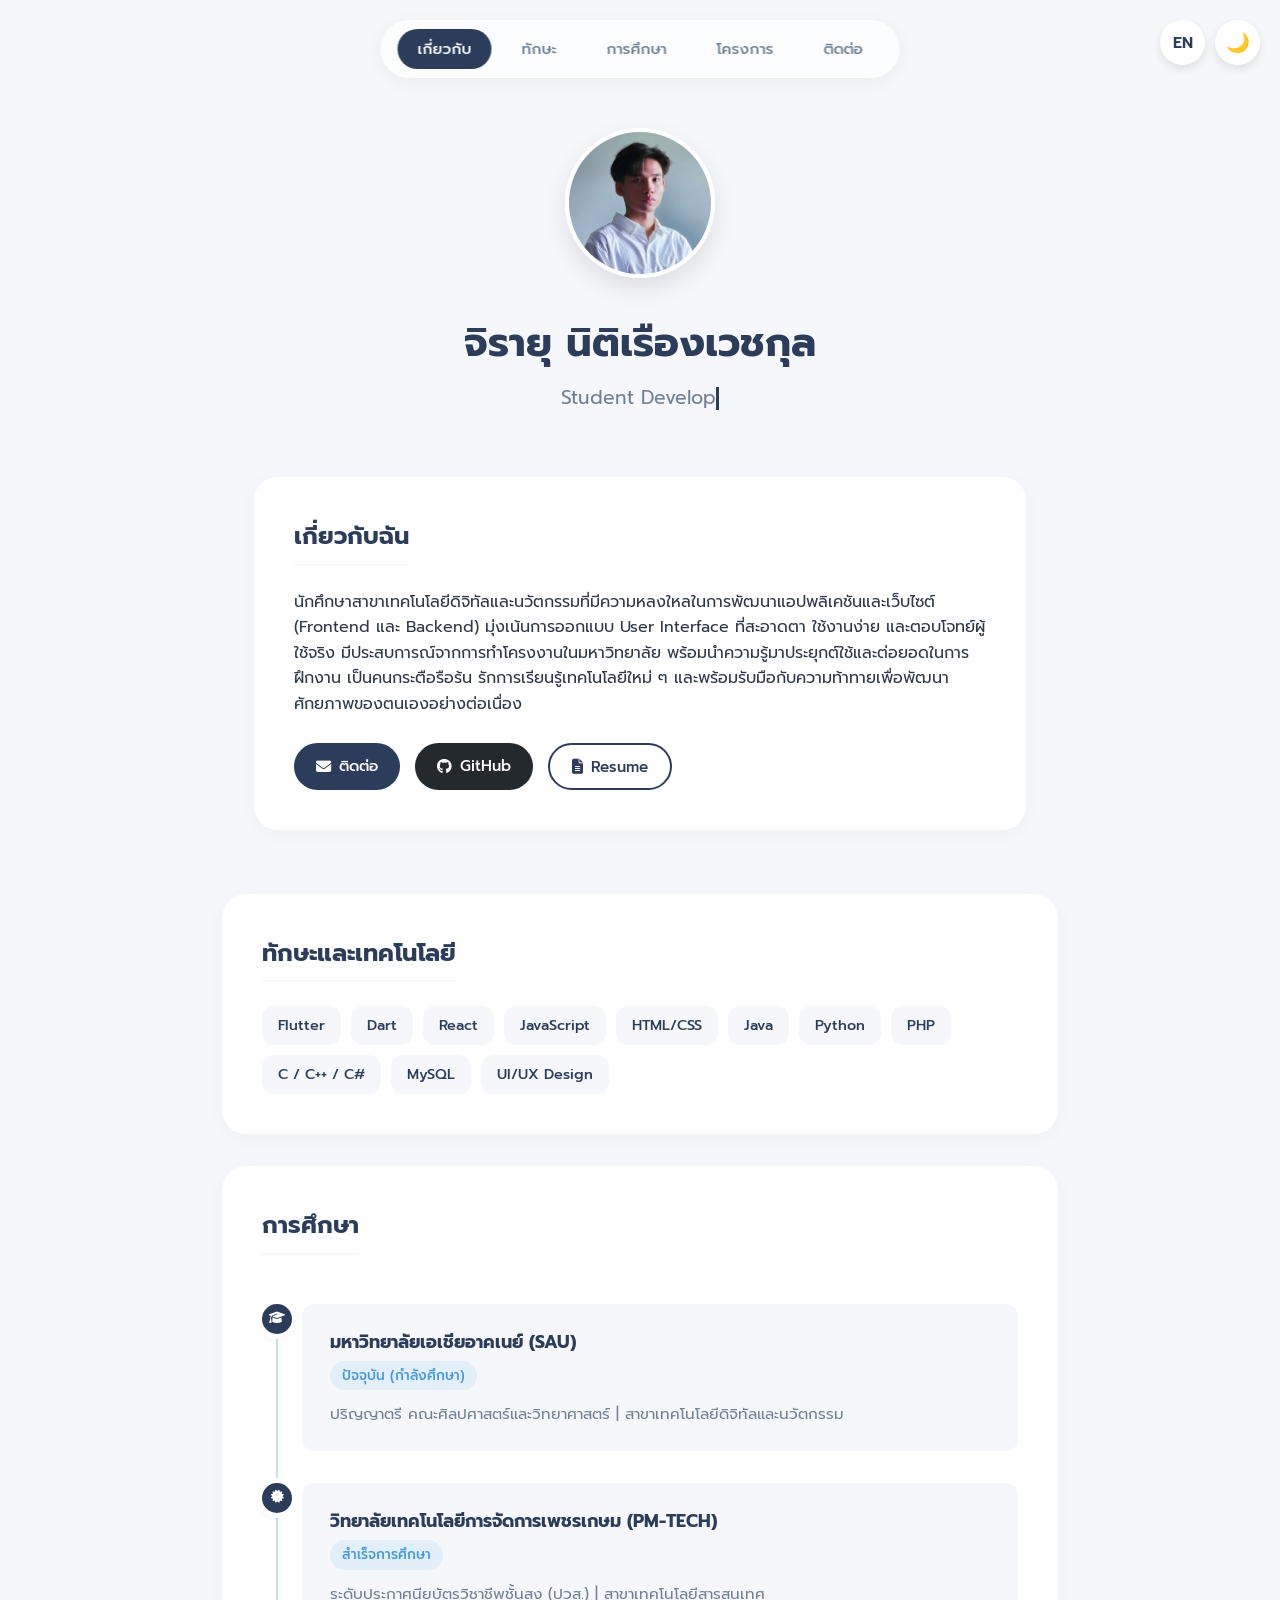
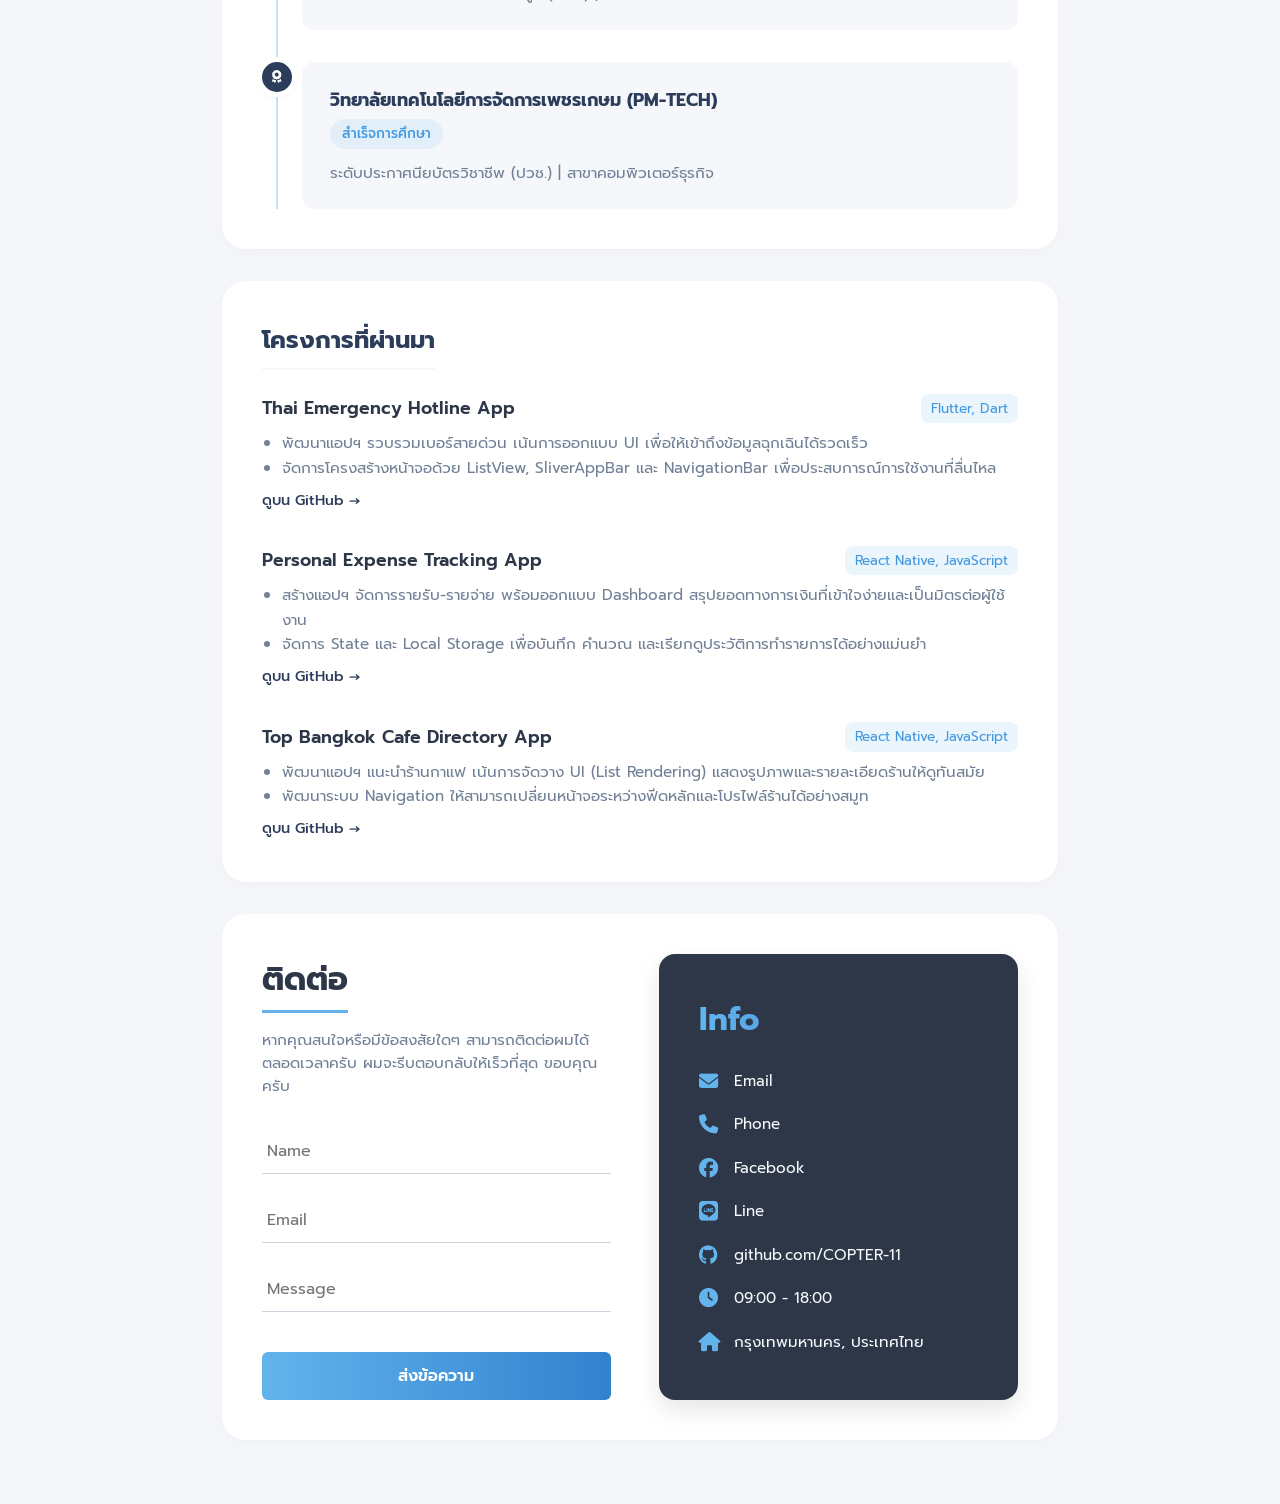
<file: index.html>
<!doctype html>
<html lang="th">
  <head>
    <meta charset="UTF-8" />
    <meta name="viewport" content="width=device-width, initial-scale=1.0" />
    <title>Jirayu Nitiruangwetchakul - Portfolio</title>
    <link rel="icon" type="image/png" href="favicon.png" />
    <link href="https://fonts.googleapis.com/css2?family=Prompt:wght@300;400;500;600&display=swap" rel="stylesheet" />
    <link rel="stylesheet" href="https://cdnjs.cloudflare.com/ajax/libs/font-awesome/6.4.0/css/all.min.css" />
    
    <link rel="stylesheet" href="style.css" />
  </head>
  <body>
    <nav class="nav-bar">
      <a href="#about" class="nav-link active">
        <span class="text-th">เกี่ยวกับ</span>
        <span class="text-en">About</span>
      </a>
      <a href="#skills" class="nav-link">
        <span class="text-th">ทักษะ</span>
        <span class="text-en">Skills</span>
      </a>
      <a href="#education" class="nav-link">
        <span class="text-th">การศึกษา</span>
        <span class="text-en">Education</span>
      </a>
      <a href="#projects" class="nav-link">
        <span class="text-th">โครงการ</span>
        <span class="text-en">Projects</span>
      </a>
      <a href="#contact" class="nav-link">
        <span class="text-th">ติดต่อ</span>
        <span class="text-en">Contact</span>
      </a>
    </nav>

    <div class="container">
      <div class="container" id="about">
        <header class="hero">
          <img src="profile.jpg" alt="Jirayu Profile" class="profile-img" />
          <h1>
            <span class="text-th">จิรายุ นิติเรืองเวชกุล</span>
            <span class="text-en">Jirayu Nitiruangwetchakul</span>
          </h1>
          <h2>
            <span id="typewriter"></span><span class="typing-cursor"></span>
          </h2>
        </header>
        <section class="section-card reveal">
          <h3 class="section-title">
            <span class="text-th">เกี่ยวกับฉัน</span>
            <span class="text-en">About</span>
          </h3>
          <p>
            <span class="text-th"
              >นักศึกษาสาขาเทคโนโลยีดิจิทัลและนวัตกรรมที่มีความหลงใหลในการพัฒนาแอปพลิเคชันและเว็บไซต์
              (Frontend และ Backend) มุ่งเน้นการออกแบบ User Interface ที่สะอาดตา
              ใช้งานง่าย และตอบโจทย์ผู้ใช้จริง
              มีประสบการณ์จากการทําโครงงานในมหาวิทยาลัย
              พร้อมนําความรู้มาประยุกต์ใช้และต่อยอดในการฝึกงาน
              เป็นคนกระตือรือร้น รักการเรียนรู้เทคโนโลยีใหม่ ๆ
              และพร้อมรับมือกับความท้าทายเพื่อพัฒนาศักยภาพของตนเองอย่างต่อเนื่อง</span
            >
            <span class="text-en"
              >A Digital Technology and Innovation student passionate about web
              and mobile application development (Frontend & Backend). I focus
              on designing clean, minimalist, and user-friendly interfaces. With
              hands-on experience from university projects, I am eager to apply
              my skills in a professional internship. I am highly motivated,
              love exploring new IT technologies, and am ready to embrace
              challenges for continuous growth.</span
            >
          </p>
          <div class="action-buttons">
            <a href="#contact" class="btn btn-primary">
              <i class="fa-solid fa-envelope"></i>
              <span class="text-th">ติดต่อ</span>
              <span class="text-en">Contact</span>
            </a>
            <a
              href="https://github.com/COPTER-11"
              target="_blank"
              rel="noopener noreferrer"
              class="btn btn-secondary"
            >
              <i class="fa-brands fa-github"></i> GitHub
            </a>
            <button onclick="openResume()" class="btn btn-outline">
              <i class="fa-solid fa-file-lines"></i> Resume
            </button>
          </div>
        </section>
      </div>

      <section class="section-card reveal" id="skills">
        <h3 class="section-title">
          <span class="text-th">ทักษะและเทคโนโลยี</span>
          <span class="text-en">Skills & Technologies</span>
        </h3>
        <div class="skills-container">
          <span class="skill-tag">Flutter</span>
          <span class="skill-tag">Dart</span>
          <span class="skill-tag">React</span>
          <span class="skill-tag">JavaScript</span>
          <span class="skill-tag">HTML/CSS</span>
          <span class="skill-tag">Java</span>
          <span class="skill-tag">Python</span>
          <span class="skill-tag">PHP</span>
          <span class="skill-tag">C / C++ / C#</span>
          <span class="skill-tag">MySQL</span>
          <span class="skill-tag">UI/UX Design</span>
        </div>
      </section>

      <section class="section-card reveal" id="education">
        <h3 class="section-title">
          <span class="text-th">การศึกษา</span>
          <span class="text-en">Education</span>
        </h3>

        <div class="timeline">
          <div class="timeline-item">
            <div class="timeline-dot">
              <i class="fa-solid fa-graduation-cap"></i>
            </div>
            <div class="timeline-content">
              <h4>
                <span class="text-th">มหาวิทยาลัยเอเชียอาคเนย์ (SAU)</span>
                <span class="text-en">Southeast Asia University (SAU)</span>
              </h4>
              <span class="timeline-date"
                ><span class="text-th">ปัจจุบัน (กำลังศึกษา)</span>
                <span class="text-en">Currently studying</span></span
              >
              <p>
                <span class="text-th"
                  >ปริญญาตรี คณะศิลปศาสตร์และวิทยาศาสตร์ |
                  สาขาเทคโนโลยีดิจิทัลและนวัตกรรม</span
                >
                <span class="text-en"
                  >Bachelor's Degree, Faculty of Arts and Sciences | Major in
                  Digital Technology and Innovation</span
                >
              </p>
            </div>
          </div>

          <div class="timeline-item">
            <div class="timeline-dot">
              <i class="fa-solid fa-certificate"></i>
            </div>
            <div class="timeline-content">
              <h4>
                <span class="text-th"
                  >วิทยาลัยเทคโนโลยีการจัดการเพชรเกษม (PM-TECH)</span
                >
                <span class="text-en"
                  >Phetkasem Management Technological College (PM-TECH)</span
                >
              </h4>
              <span class="timeline-date"
                ><span class="text-th">สำเร็จการศึกษา</span>
                <span class="text-en">Graduated</span></span
              >
              <p>
                <span class="text-th"
                  >ระดับประกาศนียบัตรวิชาชีพชั้นสูง (ปวส.) |
                  สาขาเทคโนโลยีสารสนเทศ</span
                >
                <span class="text-en"
                  >High Vocational Certificate | Major in
                  Information Technology</span
                >
              </p>
            </div>
          </div>

          <div class="timeline-item">
            <div class="timeline-dot"><i class="fa-solid fa-award"></i></div>
            <div class="timeline-content">
              <h4>
                <span class="text-th"
                  >วิทยาลัยเทคโนโลยีการจัดการเพชรเกษม (PM-TECH)</span
                >
                <span class="text-en"
                  >Phetkasem Management Technological College (PM-TECH)</span
                >
              </h4>
              <span class="timeline-date"
                ><span class="text-th">สำเร็จการศึกษา</span>
                <span class="text-en">Graduated</span></span
              >
              <p>
                <span class="text-th"
                  >ระดับประกาศนียบัตรวิชาชีพ (ปวช.) |
                  สาขาคอมพิวเตอร์ธุรกิจ</span
                >
                <span class="text-en"
                  >Vocational Certificate | Major in Business
                  Computing</span
                >
              </p>
            </div>
          </div>
        </div>
      </section>

      <section class="section-card reveal" id="projects">
        <h3 class="section-title">
          <span class="text-th">โครงการที่ผ่านมา</span>
          <span class="text-en">Academic Projects</span>
        </h3>

        <div class="project-item">
          <div class="project-header">
            <div class="project-title">Thai Emergency Hotline App</div>
            <div class="project-tech">Flutter, Dart</div>
          </div>
          <ul class="project-desc" style="padding-left: 20px">
            <li>
              <span class="text-th"
                >พัฒนาแอปฯ รวบรวมเบอร์สายด่วน เน้นการออกแบบ UI
                เพื่อให้เข้าถึงข้อมูลฉุกเฉินได้รวดเร็ว</span
              >
              <span class="text-en"
                >Developed an app that aggregates emergency hotline numbers, focusing on intuitive UI design for quick access.</span
              >
            </li>
            <li>
              <span class="text-th"
                >จัดการโครงสร้างหน้าจอด้วย ListView, SliverAppBar และ
                NavigationBar เพื่อประสบการณ์การใช้งานที่ลื่นไหล</span
              >
              <span class="text-en"
                >Managed screen layouts using ListView, SliverAppBar, and NavigationBar to provide a smooth user experience.</span
              >
            </li>
          </ul>
          <a
            href="https://github.com/COPTER-11/flutter_thai_hotline_app"
            target="_blank"
            rel="noopener noreferrer"
            class="project-link"
            ><span class="text-th">ดูบน GitHub →</span>
            <span class="text-en">View on GitHub →</span></a
          >
        </div>

        <div class="project-item">
          <div class="project-header">
            <div class="project-title">Personal Expense Tracking App</div>
            <div class="project-tech">React Native, JavaScript</div>
          </div>
          <ul class="project-desc" style="padding-left: 20px">
            <li>
              <span class="text-th"
                >สร้างแอปฯ จัดการรายรับ-รายจ่าย พร้อมออกแบบ Dashboard
                สรุปยอดทางการเงินที่เข้าใจง่ายและเป็นมิตรต่อผู้ใช้งาน</span
              >
              <span class="text-en"
                >Built an income and expense tracking app with a user-friendly dashboard summarizing financial data.</span
              >
            </li>
            <li>
              <span class="text-th"
                >จัดการ State และ Local Storage เพื่อบันทึก คำนวณ
                และเรียกดูประวัติการทํารายการได้อย่างแม่นยำ</span
              >
              <span class="text-en"
                >Implemented State management and Local Storage for precise recording, calculation, and retrieval of transaction history.</span
              >
            </li>
          </ul>
          <a
            href="https://github.com/COPTER-11/rn-money-tracking-app"
            target="_blank"
            rel="noopener noreferrer"
            class="project-link"
            ><span class="text-th">ดูบน GitHub →</span>
            <span class="text-en">View on GitHub →</span></a
          >
        </div>

        <div class="project-item">
          <div class="project-header">
            <div class="project-title">Top Bangkok Cafe Directory App</div>
            <div class="project-tech">React Native, JavaScript</div>
          </div>
          <ul class="project-desc" style="padding-left: 20px">
            <li>
              <span class="text-th"
                >พัฒนาแอปฯ แนะนําร้านกาแฟ เน้นการจัดวาง UI (List Rendering)
                แสดงรูปภาพและรายละเอียดร้านให้ดูทันสมัย</span
              >
              <span class="text-en"
                >Developed a cafe recommendation app in Bangkok, emphasizing modern UI layout (List Rendering) for images and details.</span
              >
            </li>
            <li>
              <span class="text-th"
                >พัฒนาระบบ Navigation
                ให้สามารถเปลี่ยนหน้าจอระหว่างฟีดหลักและโปรไฟล์ร้านได้อย่างสมูท</span
              >
              <span class="text-en"
                >Integrated a Navigation system for seamless transitions between the main feed and cafe profiles.</span
              >
            </li>
          </ul>
          <a
            href="https://github.com/COPTER-11/rn-top-bkk-coffee-app"
            target="_blank"
            rel="noopener noreferrer"
            class="project-link"
            ><span class="text-th">ดูบน GitHub →</span>
            <span class="text-en">View on GitHub →</span></a
          >
        </div>
      </section>

      <section class="section-card reveal" id="contact">
        <div class="contact-container">
          <div class="contact-form-side">
            <h3 class="contact-heading">
              <span class="text-th">ติดต่อ</span>
              <span class="text-en">Contact Me</span>
            </h3>
            <p class="contact-desc">
              <span class="text-th"
                >หากคุณสนใจหรือมีข้อสงสัยใดๆ สามารถติดต่อผมได้ตลอดเวลาครับ ผมจะรีบตอบกลับให้เร็วที่สุด ขอบคุณครับ</span
              >
              <span class="text-en"
                >Feel free to contact me at any time. I will get back to you as soon as possible. Thank you.</span
              >
            </p>

            <div id="form-success" class="form-alert form-success">
              <i class="fa-solid fa-circle-check"></i
              > <span class="text-th">ขอบคุณ! ข้อความของคุณถูกส่งแล้ว</span>
              <span class="text-en">Thank you! Your message has been sent.</span>
            </div>

            <div id="form-error" class="form-alert form-error">
              <span class="text-th">โอ๊ะ! เกิดปัญหาในการส่งฟอร์มของคุณ</span>
              <span class="text-en">Oops! There was a problem submitting your form.</span>
            </div>

            <form
              id="portfolio-form"
              class="contact-form"
              action="https://formspree.io/f/xykazzbw"
              method="POST"
            >
              <input type="text" name="name" placeholder="Name" required />
              <input type="email" name="email" placeholder="Email" required />
              <input type="text" name="message" placeholder="Message" required />
              <button type="submit" id="submit-btn" class="btn-send">
                <span class="text-th">ส่งข้อความ</span>
                <span class="text-en">SEND</span>
              </button>
            </form>
          </div>

          <div class="contact-info-side">
            <h4 class="info-heading">Info</h4>
            <ul class="info-list">
              <li>
                <i class="fa-solid fa-envelope info-icon"></i>
                <a href="mailto:ter212548@gmail.com" target="_blank" rel="noopener noreferrer">Email</a>
              </li>
              <li>
                <i class="fa-solid fa-phone info-icon"></i>
                <a href="tel:0948488606" target="_blank" rel="noopener noreferrer">Phone</a>
              </li>
              <li>
                <i class="fa-brands fa-facebook info-icon"></i>
                <a href="https://www.facebook.com/share/1BRm7k5rb6/" target="_blank" rel="noopener noreferrer">Facebook</a>
              </li>
              <li>
                <i class="fa-brands fa-line info-icon"></i>
                <a href="https://line.me/ti/p/6EZuWmLXjZ" target="_blank" rel="noopener noreferrer">Line</a>
              </li>
              <li>
                <i class="fa-brands fa-github info-icon"></i>
                <a href="https://github.com/COPTER-11" target="_blank" rel="noopener noreferrer">github.com/COPTER-11</a>
              </li>
              <li>
                <i class="fa-solid fa-clock info-icon"></i>
                <span>09:00 - 18:00</span>
              </li>
              <li>
                <i class="fa-solid fa-house info-icon"></i>
                <span class="text-th">กรุงเทพมหานคร, ประเทศไทย</span>
                <span class="text-en">Bangkok, Thailand</span>
              </li>
            </ul>
          </div>
        </div>
      </section>

      <button class="lang-toggle" id="langBtn" onclick="toggleLanguage()">
        EN
      </button>
      <button class="theme-toggle" id="themeBtn" onclick="toggleTheme()">
        🌙
      </button>
    </div>

    <div id="resumeModal" class="modal">
      <span class="close-modal" onclick="closeResume()">×</span>
      <img
        class="modal-content"
        id="resumeImg"
        src="resume.jpg"
        alt="Jirayu Resume"
      />
    </div>

    <script src="script.js"></script>
  </body>
</html>
</file>
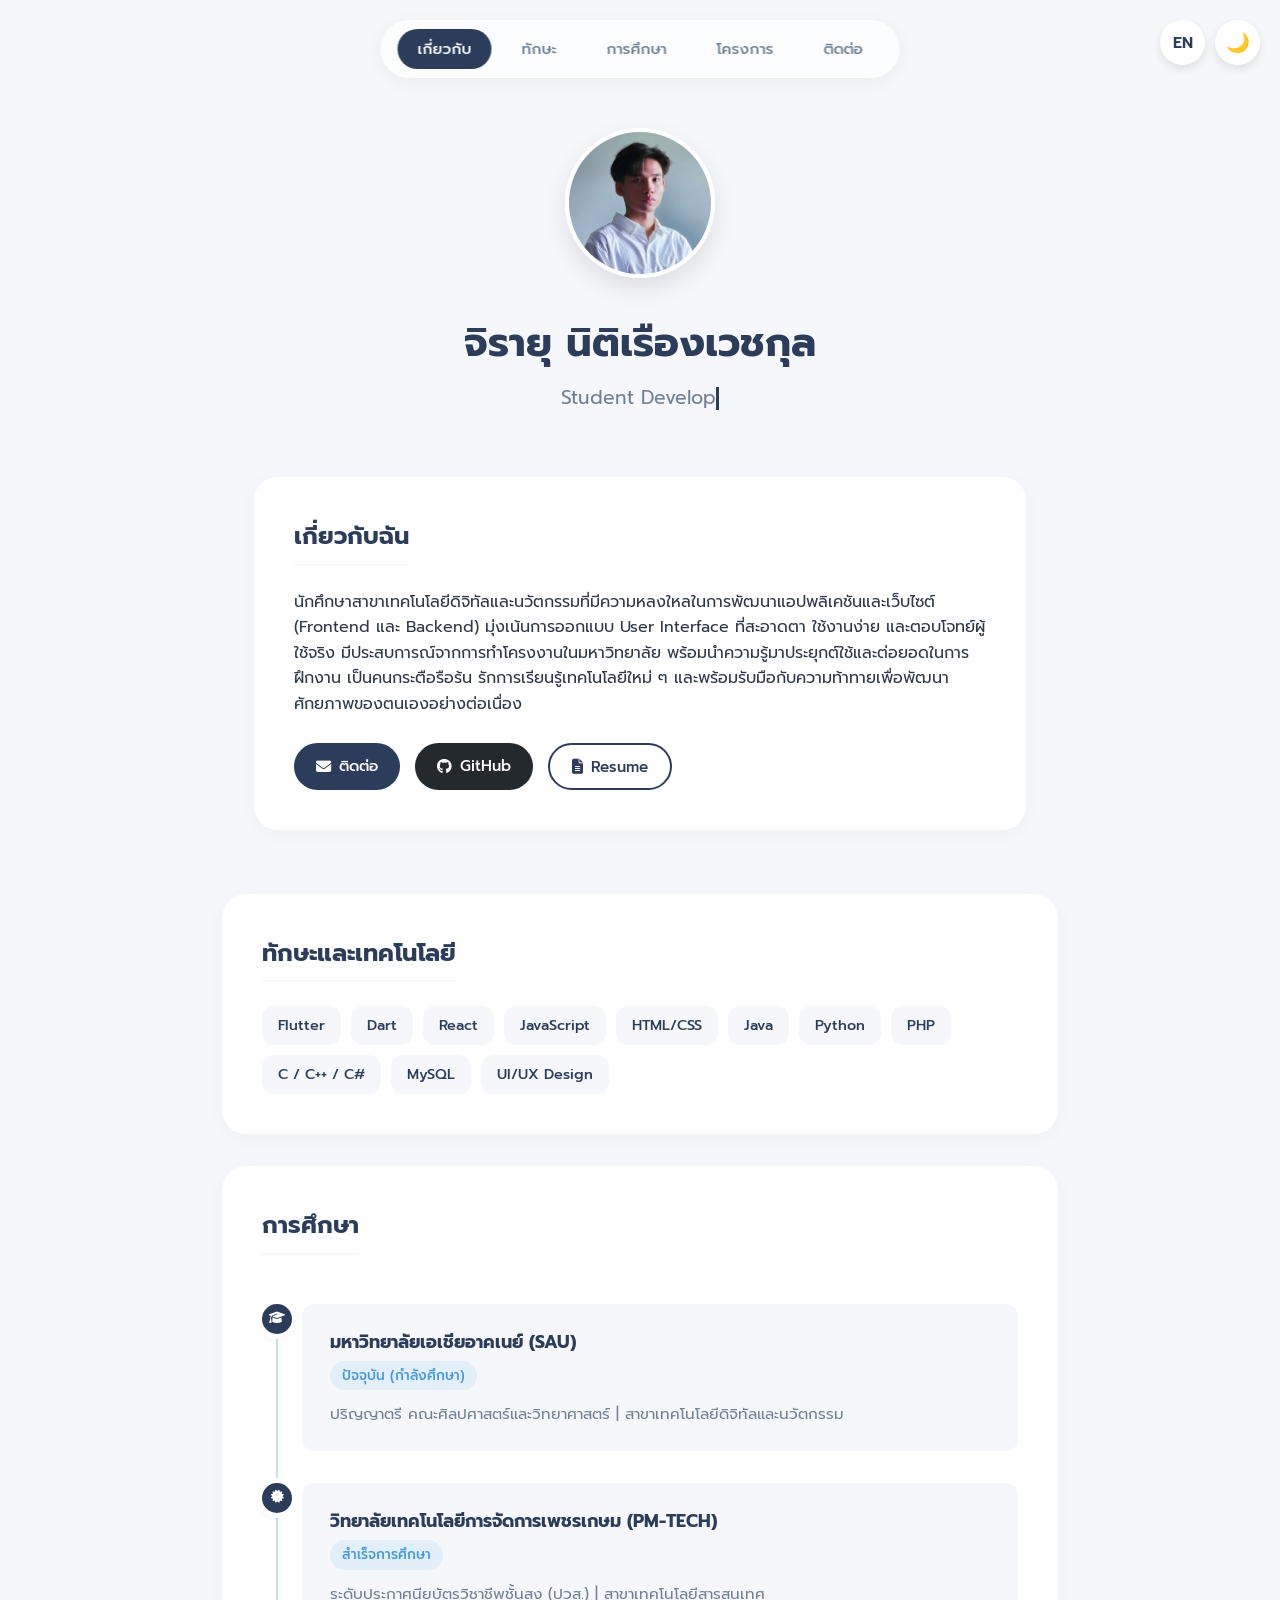
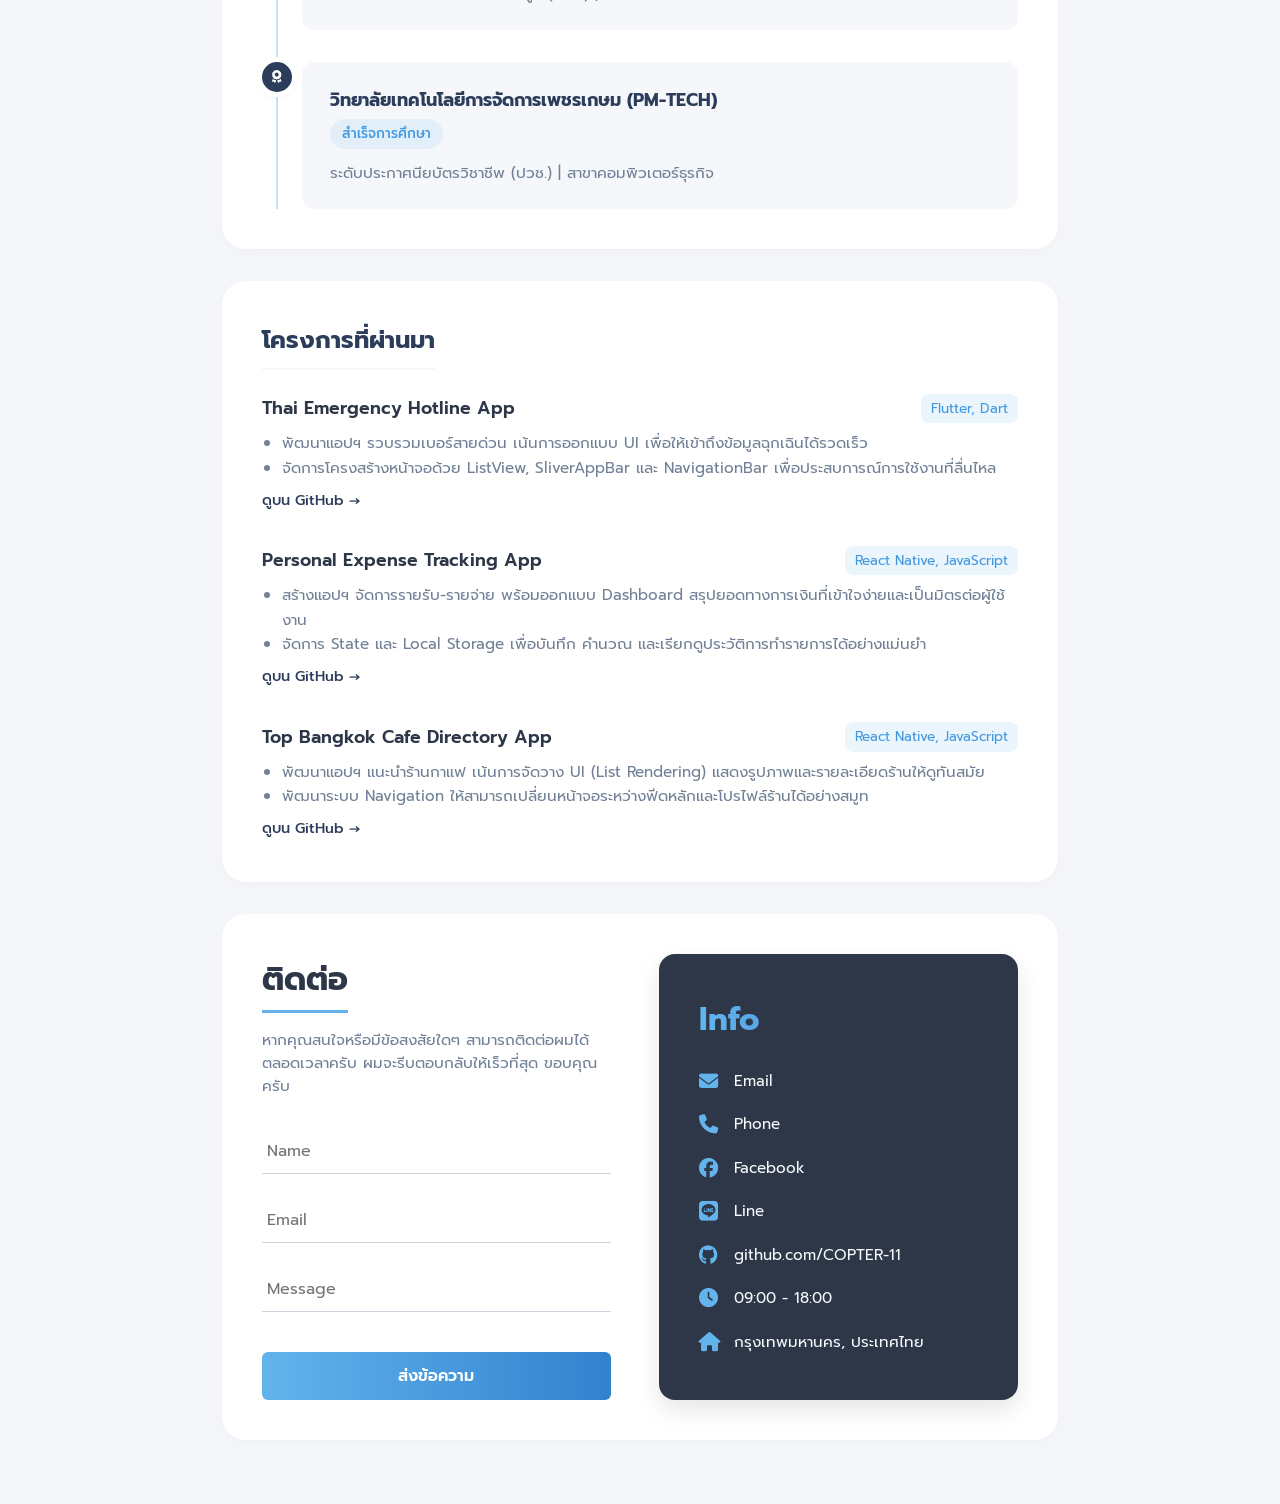
<file: index-learning.html>
<!doctype html>
<html lang="th">
  <head>
    <meta charset="UTF-8" /> <meta name="viewport" content="width=device-width, initial-scale=1.0" /> <title>Jirayu Nitiruangwetchakul - Portfolio</title> <link href="https://fonts.googleapis.com/css2?family=Prompt:wght@300;400;500;600&display=swap" rel="stylesheet" />
    
    <link rel="stylesheet" href="https://cdnjs.cloudflare.com/ajax/libs/font-awesome/6.4.0/css/all.min.css" />
    
    <style>
      /* 1. ตัวแปรสี (CSS Variables) - ข้อดีคือถ้าอยากเปลี่ยนธีมเว็บ เปลี่ยนแค่ตรงนี้จุดเดียวจบ */
      :root {
        --primary-color: #2b3d5b; /* สีหลัก (กรมท่า) */
        --bg-color: #f5f7fa;      /* สีพื้นหลังเว็บ (เทาอ่อนสบายตา) */
        --card-bg: #ffffff;       /* สีพื้นหลังของกล่องเนื้อหา (ขาว) */
        --text-dark: #2d3748;     /* สีตัวอักษรหลัก (เทาเข้ม) */
        --text-light: #718096;    /* สีตัวอักษรรอง (เทาอ่อนลงมา) */
        --accent-color: #4299e1;  /* สีไฮไลต์ (ฟ้า) */
        --border-radius: 24px;    /* ความโค้งมนของมุมกล่อง */
      }

      /* 2. ล้างค่าพื้นฐาน (Reset) */
      * {
        margin: 0;
        padding: 0;
        box-sizing: border-box; /* คำนวณขนาดกล่องรวมขอบไปด้วย ไม่ให้หน้าเว็บล้น */
        font-family: "Prompt", sans-serif; /* บังคับให้ข้อความทั้งหมดใช้ฟอนต์ Prompt */
      }

      body {
        background-color: var(--bg-color);
        color: var(--text-dark);
        line-height: 1.6; /* ระยะห่างระหว่างบรรทัดเพื่อให้อ่านง่าย */
      }

      /* จัดกล่องเนื้อหาให้อยู่ตรงกลาง และมีความกว้างไม่เกิน 900px */
      .container {
        max-width: 900px;
        margin: 0 auto; 
        padding: 2rem;
      }

      /* 3. 🌙 โหมดมืด (Dark Mode) - เมื่อ body มีคลาสนี้ จะสลับสีตัวแปรให้เป็นโทนสว่างบนพื้นดำ */
      body.dark-mode {
        --primary-color: #90cdf4;
        --bg-color: #1a202c;
        --card-bg: #2d3748;
        --text-dark: #f7fafc;
        --text-light: #a0aec0;
      }

      /* 4. ส่วนหัวเว็บ (Hero Section) */
      .hero {
        text-align: center;
        padding: 4rem 0;
      }
      .profile-img {
        width: 150px;
        height: 150px;
        border-radius: 50%; /* ตัดรูปเป็นวงกลม */
        object-fit: cover;
        border: 4px solid #fff;
        box-shadow: 0 10px 25px rgba(0, 0, 0, 0.1);
        margin-bottom: 1.5rem;
      }
      .hero h1 {
        font-size: 2.5rem;
        color: var(--primary-color);
        margin-bottom: 0.5rem;
      }
      .hero h2 {
        font-size: 1.2rem;
        color: var(--text-light);
        font-weight: 400;
      }

      /* 5. กล่องเนื้อหาทั่วไป (Card) */
      .section-card {
        background-color: var(--card-bg);
        border-radius: var(--border-radius);
        padding: 2.5rem;
        margin-bottom: 2rem;
        box-shadow: 0 4px 20px rgba(0, 0, 0, 0.03);
        transition: transform 0.3s ease; /* เตรียมไว้สำหรับทำแอนิเมชันลอยขึ้น */
      }
      .section-card:hover {
        transform: translateY(-5px); /* เมื่อเอาเมาส์ชี้ ให้กล่องขยับขึ้น 5px */
      }
      .section-title {
        font-size: 1.5rem;
        color: var(--primary-color);
        margin-bottom: 1.5rem;
        border-bottom: 2px solid var(--bg-color);
        padding-bottom: 0.5rem;
        display: inline-block;
      }

      /* 6. ป้ายบอกทักษะ (Skill Tags) */
      .skills-container {
        display: flex; /* จัดเรียงแบบยืดหยุ่น */
        flex-wrap: wrap; /* ถ้าล้นบรรทัดให้ปัดลงมา */
        gap: 10px; /* ระยะห่างระหว่างป้าย */
      }
      .skill-tag {
        background-color: var(--bg-color);
        color: var(--primary-color);
        padding: 8px 16px;
        border-radius: 12px;
        font-size: 0.9rem;
        font-weight: 500;
        transition: all 0.3s ease;
      }
      .skill-tag:hover {
        background-color: var(--primary-color);
        color: #fff;
        transform: translateY(-3px);
        box-shadow: 0 4px 10px rgba(0, 0, 0, 0.15);
      }

      /* 7. กล่องรายการโปรเจกต์ (Projects) */
      .project-item { margin-bottom: 2rem; }
      .project-item:last-child { margin-bottom: 0; }
      .project-header {
        display: flex;
        justify-content: space-between; /* ดันชื่อโปรเจกต์กับภาษาที่ใช้ ให้อยู่คนละฝั่ง */
        align-items: center;
        margin-bottom: 0.5rem;
      }
      .project-title { font-weight: 600; font-size: 1.1rem; }
      .project-tech {
        font-size: 0.85rem;
        color: var(--accent-color);
        background: rgba(66, 153, 225, 0.1);
        padding: 4px 10px;
        border-radius: 8px;
      }
      .project-desc {
        color: var(--text-light);
        font-size: 0.95rem;
        margin-bottom: 0.5rem;
      }
      .project-link {
        color: var(--primary-color);
        text-decoration: none;
        font-size: 0.9rem;
        font-weight: 500;
      }
      .project-link:hover { text-decoration: underline; }

      /* 8. ระบบติดต่อ (Contact Section) แบบฟอร์มซ้าย-ขวา */
      .contact-container {
        display: flex;
        flex-wrap: wrap;
        gap: 3rem;
        justify-content: space-between;
      }
      .contact-form-side { flex: 1; min-width: 300px; }
      .contact-heading {
        font-size: 2rem;
        margin-bottom: 1rem;
        display: inline-block;
        border-bottom: 3px solid #63b3ed;
        padding-bottom: 5px;
      }
      .contact-desc {
        color: var(--text-light);
        font-size: 0.95rem;
        margin-bottom: 2rem;
        line-height: 1.5;
      }
      
      /* สไตล์ช่องกรอกข้อมูล (มีแค่ขีดเส้นใต้) */
      .contact-form { display: flex; flex-direction: column; gap: 1.5rem; }
      .contact-form input {
        background: transparent;
        border: none;
        border-bottom: 1px solid #cbd5e0;
        padding: 10px 5px;
        font-size: 1rem;
        color: var(--text-dark);
        font-family: "Prompt", sans-serif;
        transition: all 0.3s ease;
        outline: none;
      }
      .contact-form input:focus { border-bottom: 2px solid #4299e1; } /* ตอนพิมพ์ให้เส้นสีฟ้า */
      body.dark-mode .contact-form input {
        border-bottom: 1px solid #4a5568;
        color: #f7fafc;
      }
      
      /* ปุ่มส่งข้อความ */
      .btn-send {
        background: linear-gradient(to right, #63b3ed, #3182ce); /* ไล่สี Gradient */
        color: white;
        border: none;
        padding: 12px;
        border-radius: 6px;
        font-size: 1rem;
        font-weight: 600;
        cursor: pointer;
        margin-top: 1rem;
        transition: transform 0.3s, box-shadow 0.3s;
      }
      .btn-send:hover {
        transform: translateY(-2px);
        box-shadow: 0 4px 15px rgba(49, 130, 206, 0.4);
      }

      /* กล่อง Info ด้านขวา */
      .contact-info-side {
        flex: 0.8;
        min-width: 250px;
        background-color: #2d3748; /* พื้นหลังสีเทาเข้ม */
        padding: 2.5rem;
        border-radius: 16px;
        color: #f7fafc;
        box-shadow: 0 10px 25px rgba(0, 0, 0, 0.1);
      }
      .info-heading {
        font-size: 2rem;
        margin-bottom: 1.5rem;
        background: linear-gradient(to right, #63b3ed, #3182ce);
        -webkit-background-clip: text; /* ทำให้ตัวอักษรเป็นสี Gradient */
        -webkit-text-fill-color: transparent;
      }
      .info-list {
        list-style: none;
        padding: 0;
        display: flex;
        flex-direction: column;
        gap: 1.2rem;
      }
      .info-list li {
        display: flex;
        align-items: center;
        gap: 15px;
        font-size: 0.95rem;
      }
      .info-icon {
        font-size: 1.2rem;
        color: #63b3ed;
        width: 20px;
        text-align: center;
      }
      .info-list a {
        color: #f7fafc;
        text-decoration: none;
        transition: color 0.3s;
      }
      .info-list a:hover { color: #63b3ed; }

      /* 9. ระบบเส้นเวลา (Timeline - Education) */
      .timeline {
        position: relative;
        padding-left: 40px; /* เว้นที่ทางซ้ายให้เส้นและไอคอน */
        margin-top: 25px;
      }
      /* เส้นตรงยาว */
      .timeline::before {
        content: "";
        position: absolute;
        left: 14px;
        top: 0;
        bottom: 0;
        width: 2px;
        background-color: rgba(66, 153, 225, 0.3);
      }
      .timeline-item { position: relative; margin-bottom: 2rem; }
      .timeline-item:last-child { margin-bottom: 0; }
      /* จุดกลมๆ ใส่ไอคอน */
      .timeline-dot {
        position: absolute;
        left: -40px;
        top: 0;
        width: 30px;
        height: 30px;
        background-color: var(--primary-color);
        color: white;
        border-radius: 50%;
        display: flex;
        justify-content: center;
        align-items: center;
        font-size: 0.8rem;
        box-shadow: 0 0 0 5px var(--card-bg), 0 3px 8px rgba(0, 0, 0, 0.1);
        transition: all 0.3s ease;
        z-index: 1; /* ให้อยู่ทับบนเส้นตรง */
      }
      .timeline-content {
        background: var(--bg-color);
        padding: 1.5rem;
        border-radius: 12px;
        transition: all 0.3s ease;
        border-left: 4px solid transparent;
      }
      /* ลูกเล่นตอนเอาเมาส์ชี้ Timeline */
      .timeline-item:hover .timeline-dot {
        transform: scale(1.2) rotate(360deg); /* ขยายและหมุนไอคอน */
        background-color: var(--accent-color);
      }
      .timeline-item:hover .timeline-content {
        transform: translateX(8px); /* ขยับกล่องไปทางขวา */
        box-shadow: 0 8px 25px rgba(0, 0, 0, 0.06);
        border-left: 4px solid var(--accent-color); /* โชว์แถบสีซ้ายมือ */
      }
      .timeline-content h4 {
        color: var(--primary-color);
        margin-bottom: 5px;
        font-size: 1.1rem;
      }
      .timeline-date {
        color: var(--accent-color);
        font-size: 0.85rem;
        font-weight: 500;
        margin-bottom: 12px;
        display: inline-block;
        background: rgba(66, 153, 225, 0.1);
        padding: 4px 12px;
        border-radius: 20px;
      }
      .timeline-content p:last-child {
        color: var(--text-light);
        font-size: 0.95rem;
        margin: 0;
      }
      body.dark-mode .timeline-dot {
        box-shadow: 0 0 0 5px var(--card-bg), 0 3px 8px rgba(0, 0, 0, 0.5);
      }

      /* 10. สไตล์กลุ่มปุ่มกด (เช่น ปุ่มติดต่อ, GitHub) */
      .action-buttons {
        display: flex; gap: 15px; margin-top: 25px; flex-wrap: wrap;
      }
      .btn {
        padding: 10px 22px;
        border-radius: 25px;
        text-decoration: none;
        font-weight: 500;
        font-size: 0.95rem;
        display: inline-flex; align-items: center; gap: 8px;
        cursor: pointer;
        transition: all 0.3s ease;
        border: none;
        font-family: "Prompt", sans-serif;
      }
      .btn-primary { background-color: var(--primary-color); color: #ffffff; }
      .btn-primary:hover { transform: translateY(-3px); box-shadow: 0 6px 15px rgba(0, 0, 0, 0.15); }
      .btn-secondary { background-color: #24292e; color: #ffffff; }
      .btn-secondary:hover { transform: translateY(-3px); box-shadow: 0 6px 15px rgba(36, 41, 46, 0.3); }
      .btn-outline {
        background-color: transparent;
        color: var(--primary-color);
        border: 2px solid var(--primary-color);
      }
      .btn-outline:hover {
        background-color: var(--primary-color);
        color: #ffffff;
        transform: translateY(-3px);
      }
      body.dark-mode .btn-secondary { background-color: #ffffff; color: #24292e; }

      /* 11. Modal (ป๊อปอัพโชว์รูป Resume) */
      .modal {
        display: none; /* ซ่อนไว้ก่อน จะโชว์เมื่อใช้ JS สั่ง */
        position: fixed;
        z-index: 9999;
        padding-top: 5vh;
        left: 0; top: 0; width: 100%; height: 100%;
        -webkit-backdrop-filter: blur(5px);
        backdrop-filter: blur(5px); /* พื้นหลังเบลอ */
        overflow: auto;
      }
      .modal-content {
        margin: auto;
        display: block;
        max-width: 90%;
        max-height: 90vh;
        border-radius: 12px;
        box-shadow: 0 10px 30px rgba(0, 0, 0, 0.5);
        animation: zoomIn 0.3s ease;
        cursor: zoom-in; /* เมาส์เป็นรูปแว่นขยาย */
        transition: all 0.3s ease;
      }
      .modal-content.zoomed {
        max-width: 150%; /* ขยายรูปเมื่อคลิก */
        max-height: none;
        cursor: zoom-out;
        margin-bottom: 50px;
      }
      @keyframes zoomIn {
        from { transform: scale(0.9); opacity: 0; }
        to { transform: scale(1); opacity: 1; }
      }
      .close-modal {
        position: absolute;
        top: 20px; right: 35px;
        color: #f1f1f1;
        font-size: 40px;
        font-weight: bold;
        cursor: pointer;
        transition: 0.3s;
      }
      .close-modal:hover { color: var(--accent-color); }

      /* 12. เลื่อนหน้าจอแบบนุ่มนวล */
      html { scroll-behavior: smooth; }

      /* 13. แถบเมนูด้านบน (Tab Bar) */
      .nav-bar {
        position: fixed;
        top: 20px;
        left: 50%;
        transform: translateX(-50%); /* วางตรงกลาง */
        background: rgba(255, 255, 255, 0.7);
        backdrop-filter: blur(15px);
        -webkit-backdrop-filter: blur(15px); /* เบลอพื้นหลังหลังเมนู */
        padding: 8px 16px;
        border-radius: 50px;
        display: flex; gap: 10px;
        box-shadow: 0 4px 20px rgba(0, 0, 0, 0.05);
        z-index: 1000;
        border: 1px solid rgba(255, 255, 255, 0.5);
      }
      body.dark-mode .nav-bar {
        background: rgba(45, 55, 72, 0.7);
        border: 1px solid rgba(255, 255, 255, 0.1);
      }
      .nav-link {
        text-decoration: none;
        color: var(--text-light);
        font-weight: 500;
        font-size: 0.95rem;
        padding: 8px 20px;
        border-radius: 30px;
        transition: all 0.3s ease;
      }
      .nav-link:hover, .nav-link.active {
        background: var(--primary-color);
        color: #ffffff;
      }
      body.dark-mode .nav-link.active { color: #1a202c; }

      /* 14. ปุ่มลอยมุมจอ (สลับภาษา และ โหมดมืด) */
      .lang-toggle {
        position: fixed; top: 20px; right: 75px;
        background: var(--card-bg);
        color: var(--primary-color);
        border: none; border-radius: 50%;
        width: 45px; height: 45px;
        font-size: 1rem; font-weight: 600;
        cursor: pointer;
        box-shadow: 0 4px 10px rgba(0, 0, 0, 0.1);
        transition: transform 0.3s ease;
        z-index: 1000;
        font-family: "Prompt", sans-serif;
      }
      .lang-toggle:hover { transform: scale(1.1); }
      body.dark-mode .lang-toggle { color: var(--text-dark); }

      .theme-toggle {
        position: fixed; top: 20px; right: 20px;
        background: var(--card-bg);
        color: var(--text-dark);
        border: none; border-radius: 50%;
        width: 45px; height: 45px;
        font-size: 1.2rem; cursor: pointer;
        box-shadow: 0 4px 10px rgba(0, 0, 0, 0.1);
        transition: transform 0.3s ease;
        z-index: 1000;
      }
      .theme-toggle:hover { transform: scale(1.1); }

      /* 15. แอนิเมชันลอยขึ้นเวลาไถจอ (Scroll Reveal) */
      .reveal {
        opacity: 0;
        transform: translateY(40px); /* เริ่มต้นให้จมลงไปก่อน */
        transition: all 0.8s ease-out;
      }
      .reveal.active {
        opacity: 1;
        transform: translateY(0); /* ดันกลับขึ้นมาที่เดิม */
      }

      /* 16. เคอร์เซอร์กะพริบสำหรับพิมพ์ดีด */
      .typing-cursor {
        display: inline-block;
        width: 3px; height: 1.2em;
        background-color: var(--primary-color);
        vertical-align: middle;
        animation: blink 0.8s step-end infinite;
      }
      @keyframes blink { 50% { opacity: 0; } }

      /* 17. ซ่อนภาษาตามคลาสของ Body (ระบบ Bilingual 2 ภาษา) */
      body.lang-th .text-en { display: none !important; }
      body.lang-en .text-th { display: none !important; }

      /* 18. แจ้งเตือนการส่งฟอร์ม (Success/Error Alerts) */
      .form-alert {
        font-weight: 500; margin-bottom: 15px; padding: 10px;
        border-radius: 8px; display: none;
      }
      .form-success { color: #48bb78; background: rgba(72, 187, 120, 0.1); }
      .form-error { color: #f56565; }

      /* 19. Responsive มือถือ/แท็บเล็ต */
      @media (max-width: 768px) {
        .contact-container { flex-direction: column; gap: 2rem; }
      }
      @media (max-width: 600px) {
        .container { padding: 1rem; }
        .section-card { padding: 1.5rem; }
        .project-header { flex-direction: column; align-items: flex-start; gap: 5px; }
        .nav-bar {
          top: auto; bottom: 20px; /* ย้ายเมนูลงล่างสำหรับมือถือ */
          width: 90%; justify-content: space-around;
          padding: 10px; border-radius: 20px;
        }
        .nav-link { font-size: 0.85rem; padding: 8px 12px; }
      }
    </style>
  </head>
  <body>
    <nav class="nav-bar">
      <a href="#about" class="nav-link active">
        <span class="text-th">เกี่ยวกับ</span><span class="text-en">About</span>
      </a>
      <a href="#skills" class="nav-link">
        <span class="text-th">ทักษะ</span><span class="text-en">Skills</span>
      </a>
      <a href="#education" class="nav-link">
        <span class="text-th">การศึกษา</span><span class="text-en">Education</span>
      </a>
      <a href="#projects" class="nav-link">
        <span class="text-th">โครงการ</span><span class="text-en">Projects</span>
      </a>
      <a href="#contact" class="nav-link">
        <span class="text-th">ติดต่อ</span><span class="text-en">Contact</span>
      </a>
    </nav>

    <div class="container">
      <div class="container" id="about">
        <header class="hero">
          <img src="profile.jpg" alt="Jirayu Profile" class="profile-img" />
          <h1>
            <span class="text-th">จิรายุ นิติเรืองเวชกุล</span>
            <span class="text-en">Jirayu Nitiruangwetchakul</span>
          </h1>
          <h2>
            <span id="typewriter"></span><span class="typing-cursor"></span>
          </h2>
        </header>
        <section class="section-card reveal">
          <h3 class="section-title">
            <span class="text-th">เกี่ยวกับฉัน</span><span class="text-en">About</span>
          </h3>
          <p>
            <span class="text-th"
              >นักศึกษาสาขาเทคโนโลยีดิจิทัลและนวัตกรรมที่มีความหลงใหลในการพัฒนาแอปพลิเคชันและเว็บไซต์
              (Frontend และ Backend) มุ่งเน้นการออกแบบ User Interface ที่สะอาดตา
              ใช้งานง่าย และตอบโจทย์ผู้ใช้จริง มีประสบการณ์จากการทําโครงงานในมหาวิทยาลัย
              พร้อมนําความรู้มาประยุกต์ใช้และต่อยอดในการฝึกงาน เป็นคนกระตือรือร้น รักการเรียนรู้เทคโนโลยีใหม่ ๆ
              และพร้อมรับมือกับความท้าทายเพื่อพัฒนาศักยภาพของตนเองอย่างต่อเนื่อง</span
            >
            <span class="text-en"
              >A Digital Technology and Innovation student passionate about web
              and mobile application development (Frontend & Backend). I focus
              on designing clean, minimalist, and user-friendly interfaces. With
              hands-on experience from university projects, I am eager to apply
              my skills in a professional internship. I am highly motivated,
              love exploring new IT technologies, and am ready to embrace
              challenges for continuous growth.</span
            >
          </p>
          <div class="action-buttons">
            <a href="#contact" class="btn btn-primary">
              <i class="fa-solid fa-envelope"></i>
              <span class="text-th">ติดต่อ</span><span class="text-en">Contact</span>
            </a>
            <a href="https://github.com/COPTER-11" target="_blank" rel="noopener noreferrer" class="btn btn-secondary">
              <i class="fa-brands fa-github"></i> GitHub
            </a>
            <button onclick="openResume()" class="btn btn-outline">
              <i class="fa-solid fa-file-lines"></i> Resume
            </button>
          </div>
        </section>
      </div>

      <section class="section-card reveal" id="skills">
        <h3 class="section-title">
          <span class="text-th">ทักษะและเทคโนโลยี</span><span class="text-en">Skills & Technologies</span>
        </h3>
        <div class="skills-container">
          <span class="skill-tag">Flutter</span>
          <span class="skill-tag">Dart</span>
          <span class="skill-tag">React</span>
          <span class="skill-tag">JavaScript</span>
          <span class="skill-tag">HTML/CSS</span>
          <span class="skill-tag">Java</span>
          <span class="skill-tag">Python</span>
          <span class="skill-tag">PHP</span>
          <span class="skill-tag">C / C++ / C#</span>
          <span class="skill-tag">MySQL</span>
          <span class="skill-tag">UI/UX Design</span>
        </div>
      </section>

      <section class="section-card reveal" id="education">
        <h3 class="section-title">
          <span class="text-th">การศึกษา</span><span class="text-en">Education</span>
        </h3>
        <div class="timeline">
          <div class="timeline-item">
            <div class="timeline-dot"><i class="fa-solid fa-graduation-cap"></i></div>
            <div class="timeline-content">
              <h4>
                <span class="text-th">มหาวิทยาลัยเอเชียอาคเนย์ (SAU)</span>
                <span class="text-en">Southeast Asia University (SAU)</span>
              </h4>
              <span class="timeline-date">
                <span class="text-th">ปัจจุบัน (กำลังศึกษา)</span><span class="text-en">Currently studying</span>
              </span>
              <p>
                <span class="text-th">ปริญญาตรี คณะศิลปศาสตร์และวิทยาศาสตร์ | สาขาเทคโนโลยีดิจิทัลและนวัตกรรม</span>
                <span class="text-en">Bachelor's Degree, Faculty of Arts and Sciences | Major in Digital Technology and Innovation</span>
              </p>
            </div>
          </div>
          <div class="timeline-item">
            <div class="timeline-dot"><i class="fa-solid fa-certificate"></i></div>
            <div class="timeline-content">
              <h4>
                <span class="text-th">วิทยาลัยเทคโนโลยีการจัดการเพชรเกษม (PM-TECH)</span>
                <span class="text-en">Phetkasem Management Technological College (PM-TECH)</span>
              </h4>
              <span class="timeline-date">
                <span class="text-th">สำเร็จการศึกษา</span><span class="text-en">Graduated</span>
              </span>
              <p>
                <span class="text-th">ระดับประกาศนียบัตรวิชาชีพชั้นสูง (ปวส.) | สาขาเทคโนโลยีสารสนเทศ</span>
                <span class="text-en">High Vocational Certificate | Major in Information Technology</span>
              </p>
            </div>
          </div>
          <div class="timeline-item">
            <div class="timeline-dot"><i class="fa-solid fa-award"></i></div>
            <div class="timeline-content">
              <h4>
                <span class="text-th">วิทยาลัยเทคโนโลยีการจัดการเพชรเกษม (PM-TECH)</span>
                <span class="text-en">Phetkasem Management Technological College (PM-TECH)</span>
              </h4>
              <span class="timeline-date">
                <span class="text-th">สำเร็จการศึกษา</span><span class="text-en">Graduated</span>
              </span>
              <p>
                <span class="text-th">ระดับประกาศนียบัตรวิชาชีพ (ปวช.) | สาขาคอมพิวเตอร์ธุรกิจ</span>
                <span class="text-en">Vocational Certificate | Major in Business Computing</span>
              </p>
            </div>
          </div>
        </div>
      </section>

      <section class="section-card reveal" id="projects">
        <h3 class="section-title">
          <span class="text-th">โครงการที่ผ่านมา</span><span class="text-en">Academic Projects</span>
        </h3>

        <div class="project-item">
          <div class="project-header">
            <div class="project-title">Thai Emergency Hotline App</div>
            <div class="project-tech">Flutter, Dart</div>
          </div>
          <ul class="project-desc" style="padding-left: 20px">
            <li>
              <span class="text-th">พัฒนาแอปฯ รวบรวมเบอร์สายด่วน เน้นการออกแบบ UI เพื่อให้เข้าถึงข้อมูลฉุกเฉินได้รวดเร็ว</span>
              <span class="text-en">Developed an app that aggregates emergency hotline numbers, focusing on intuitive UI design for quick access.</span>
            </li>
            <li>
              <span class="text-th">จัดการโครงสร้างหน้าจอด้วย ListView, SliverAppBar และ NavigationBar เพื่อประสบการณ์การใช้งานที่ลื่นไหล</span>
              <span class="text-en">Managed screen layouts using ListView, SliverAppBar, and NavigationBar to provide a smooth user experience.</span>
            </li>
          </ul>
          <a href="https://github.com/COPTER-11/flutter_thai_hotline_app" target="_blank" rel="noopener noreferrer" class="project-link">
            <span class="text-th">ดูบน GitHub →</span><span class="text-en">View on GitHub →</span>
          </a>
        </div>

        <div class="project-item">
          <div class="project-header">
            <div class="project-title">Personal Expense Tracking App</div>
            <div class="project-tech">React Native, JavaScript</div>
          </div>
          <ul class="project-desc" style="padding-left: 20px">
            <li>
              <span class="text-th">สร้างแอปฯ จัดการรายรับ-รายจ่าย พร้อมออกแบบ Dashboard สรุปยอดทางการเงินที่เข้าใจง่ายและเป็นมิตรต่อผู้ใช้งาน</span>
              <span class="text-en">Built an income and expense tracking app with a user-friendly dashboard summarizing financial data.</span>
            </li>
            <li>
              <span class="text-th">จัดการ State และ Local Storage เพื่อบันทึก คำนวณ และเรียกดูประวัติการทํารายการได้อย่างแม่นยำ</span>
              <span class="text-en">Implemented State management and Local Storage for precise recording, calculation, and retrieval of transaction history.</span>
            </li>
          </ul>
          <a href="https://github.com/COPTER-11/rn-money-tracking-app" target="_blank" rel="noopener noreferrer" class="project-link">
            <span class="text-th">ดูบน GitHub →</span><span class="text-en">View on GitHub →</span>
          </a>
        </div>

        <div class="project-item">
          <div class="project-header">
            <div class="project-title">Top Bangkok Cafe Directory App</div>
            <div class="project-tech">React Native, JavaScript</div>
          </div>
          <ul class="project-desc" style="padding-left: 20px">
            <li>
              <span class="text-th">พัฒนาแอปฯ แนะนําร้านกาแฟ เน้นการจัดวาง UI (List Rendering) แสดงรูปภาพและรายละเอียดร้านให้ดูทันสมัย</span>
              <span class="text-en">Developed a cafe recommendation app in Bangkok, emphasizing modern UI layout (List Rendering) for images and details.</span>
            </li>
            <li>
              <span class="text-th">พัฒนาระบบ Navigation ให้สามารถเปลี่ยนหน้าจอระหว่างฟีดหลักและโปรไฟล์ร้านได้อย่างสมูท</span>
              <span class="text-en">Integrated a Navigation system for seamless transitions between the main feed and cafe profiles.</span>
            </li>
          </ul>
          <a href="https://github.com/COPTER-11/rn-top-bkk-coffee-app" target="_blank" rel="noopener noreferrer" class="project-link">
            <span class="text-th">ดูบน GitHub →</span><span class="text-en">View on GitHub →</span>
          </a>
        </div>
      </section>

      <section class="section-card reveal" id="contact">
        <div class="contact-container">
          <div class="contact-form-side">
            <h3 class="contact-heading">
              <span class="text-th">ติดต่อ</span><span class="text-en">Contact Me</span>
            </h3>
            <p class="contact-desc">
              <span class="text-th">หากคุณสนใจหรือมีข้อสงสัยใดๆ สามารถติดต่อผมได้ตลอดเวลาครับ ผมจะรีบตอบกลับให้เร็วที่สุด ขอบคุณครับ</span>
              <span class="text-en">Feel free to contact me at any time. I will get back to you as soon as possible. Thank you.</span>
            </p>

            <div id="form-success" class="form-alert form-success">
              <i class="fa-solid fa-circle-check"></i> 
              <span class="text-th">ขอบคุณ! ข้อความของคุณถูกส่งแล้ว</span><span class="text-en">Thank you! Your message has been sent.</span>
            </div>

            <div id="form-error" class="form-alert form-error">
              <span class="text-th">โอ๊ะ! เกิดปัญหาในการส่งฟอร์มของคุณ</span><span class="text-en">Oops! There was a problem submitting your form.</span>
            </div>

            <form id="portfolio-form" class="contact-form" action="https://formspree.io/f/xykazzbw" method="POST">
              <input type="text" name="name" placeholder="Name" required />
              <input type="email" name="email" placeholder="Email" required />
              <input type="text" name="message" placeholder="Message" required />
              <button type="submit" id="submit-btn" class="btn-send">
                <span class="text-th">ส่งข้อความ</span><span class="text-en">SEND</span>
              </button>
            </form>
          </div>

          <div class="contact-info-side">
            <h4 class="info-heading">Info</h4>
            <ul class="info-list">
              <li><i class="fa-solid fa-envelope info-icon"></i><a href="mailto:ter212548@gmail.com" target="_blank" rel="noopener noreferrer">Email</a></li>
              <li><i class="fa-solid fa-phone info-icon"></i><a href="tel:0948488606" target="_blank" rel="noopener noreferrer">Phone</a></li>
              <li><i class="fa-brands fa-facebook info-icon"></i><a href="https://www.facebook.com/share/1BRm7k5rb6/" target="_blank" rel="noopener noreferrer">Facebook</a></li>
              <li><i class="fa-brands fa-line info-icon"></i><a href="https://line.me/ti/p/6EZuWmLXjZ" target="_blank" rel="noopener noreferrer">Line</a></li>
              <li><i class="fa-brands fa-github info-icon"></i><a href="https://github.com/COPTER-11" target="_blank" rel="noopener noreferrer">github.com/COPTER-11</a></li>
              <li><i class="fa-solid fa-clock info-icon"></i><span>09:00 - 18:00</span></li>
              <li>
                <i class="fa-solid fa-house info-icon"></i>
                <span class="text-th">กรุงเทพมหานคร, ประเทศไทย</span>
                <span class="text-en">Bangkok, Thailand</span>
              </li>
            </ul>
          </div>
        </div>
      </section>

      <button class="lang-toggle" id="langBtn" onclick="toggleLanguage()">EN</button>
      <button class="theme-toggle" id="themeBtn" onclick="toggleTheme()">🌙</button>
    </div>

    <div id="resumeModal" class="modal">
      <span class="close-modal" onclick="closeResume()">×</span>
      <img class="modal-content" id="resumeImg" src="resume.jpg" alt="Jirayu Resume" />
    </div>

    <!-- ========================================== -->
    <!-- ⚙️ ส่วน SCRIPT (JavaScript): ควบคุมลูกเล่นและการทำงานทั้งหมด -->
    <!-- ========================================== -->
    <script>
      // ==========================================
      // 1. ระบบกำหนดภาษาเริ่มต้น
      // ==========================================
      // สั่งให้เบราว์เซอร์เข้าไปที่แท็ก <body> แล้วเพิ่มคลาสชื่อ 'lang-th' เข้าไปทันทีที่โหลดเว็บ
      // ผลลัพธ์: CSS จะตรวจเจอคลาสนี้และไปสั่งซ่อนข้อความภาษาอังกฤษ ทำให้เว็บเริ่มด้วยภาษาไทย
      document.body.classList.add("lang-th");

      // ==========================================
      // 2. ระบบไฮไลต์ Tab Bar เวลาเลื่อนจอ (Scroll Spy)
      // ==========================================
      // ค้นหาเนื้อหาทุกก้อนที่มี id (เช่น <section id="skills">) มาเก็บไว้ในตัวแปรแบบอาร์เรย์ (Array) ชื่อ sections
      const sections = document.querySelectorAll("section[id], .container[id]");
      // ค้นหาปุ่มลิงก์บนเมนูด้านบนทั้งหมดที่มีคลาส .nav-link มาเก็บไว้ในตัวแปร navLinks
      const navLinks = document.querySelectorAll(".nav-link");

      // ติดตั้งตัวดักจับเหตุการณ์ (Event Listener) เพื่อรอดูว่าผู้ใช้มีการ "เลื่อนหน้าจอ (scroll)" หรือไม่
      window.addEventListener("scroll", () => {
        // สร้างตัวแปรว่างๆ เอาไว้เก็บค่า id ของกล่องเนื้อหาที่กำลังแสดงอยู่ตรงกลางจอ
        let current = "";
        
        // วนลูปเช็กกล่องเนื้อหาทีละกล่อง (จากตัวแปร sections ด้านบน)
        sections.forEach((section) => {
          // ดึงค่าระยะห่างจากขอบจอบนสุด จนถึงจุดเริ่มต้นของกล่องนั้นๆ มาเก็บไว้
          const sectionTop = section.offsetTop;
          
          // สูตรคำนวณ: ถ้าระยะการเลื่อนจอ (scrollY) บวกกับ ความกว้างครึ่งจอ (innerHeight / 2) มีค่ามากกว่าขอบบนของกล่อง
          // แปลว่าผู้ใช้เลื่อนหน้าจอมาจนกล่องนี้อยู่ตรงกึ่งกลางหน้าจอแล้ว
          if (window.scrollY + window.innerHeight / 2 >= sectionTop) {
            // ดึงค่าแอตทริบิวต์ "id" ของกล่องนั้น (เช่น 'skills') มาเก็บไว้ในตัวแปร current
            current = section.getAttribute("id");
          }
        });

        // เมื่อรู้แล้วว่าตอนนี้เลื่อนหน้าจอมาอยู่ที่กล่องไหน ให้วนลูปไปที่ปุ่มเมนู (navLinks) ทีละปุ่ม
        navLinks.forEach((link) => {
          // สั่งลบคลาส "active" (ที่ทำหน้าที่ระบายสีไฮไลต์) ออกจากปุ่มทุกปุ่มก่อน เพื่อรีเซ็ตสี
          link.classList.remove("active");
          
          // เช็กว่า ลิงก์ปลายทางของปุ่มนั้น (เช่น href="#skills") มีคำตรงกับค่า id ในตัวแปร current หรือไม่
          if (link.getAttribute("href").includes(current)) {
            // ถ้าตรงกัน แปลว่าเป็นปุ่มของกล่องเนื้อหานี้ ให้เติมคลาส "active" กลับเข้าไปเพื่อให้ปุ่มสว่างขึ้น
            link.classList.add("active");
          }
        });
      });

      // ==========================================
      // 3. ระบบคลิกเมนูแล้วเลื่อนมาตรงกลางจอ (Smooth Center Scroll)
      // ==========================================
      // วนลูปหาปุ่มเมนูทั้งหมด
      document.querySelectorAll(".nav-link").forEach((link) => {
        // ผูกฟังก์ชันเข้ากับการ "คลิก" ที่ปุ่มนั้นๆ
        link.addEventListener("click", function (e) {
          // ดึงค่าลิงก์ปลายทางมาเก็บไว้ (เช่นจะได้คำว่า "#about")
          const targetHref = this.getAttribute("href");
          
          // เช็กให้ชัวร์ว่าลิงก์นี้เริ่มต้นด้วยเครื่องหมาย # (คือการชี้ไปหา id ในหน้าเดียวกัน)
          if (targetHref.startsWith("#")) {
            // สำคัญมาก: e.preventDefault() คือคำสั่งบล็อกพฤติกรรมดั้งเดิมของ HTML ไม่ให้มันกระโดดวาร์ปไปแบบแข็งๆ
            e.preventDefault(); 
            
            // ใช้คำสั่ง substring(1) ตัดอักษรตัวแรก (#) ทิ้งไป จะเหลือแค่คำว่า "about"
            const targetId = targetHref.substring(1);
            // เอาคำว่า "about" ไปหาแท็กใน HTML ที่มี id ตรงกัน
            const targetElement = document.getElementById(targetId);
            
            // ถ้าค้นหาเจอ
            if (targetElement) {
              // สั่งให้กล่องเนื้อหานั้น เลื่อนมาหาเราแบบนุ่มนวล (smooth) และให้จุดโฟกัสมาหยุดที่ตรงกลางจอเป๊ะๆ (center)
              targetElement.scrollIntoView({
                behavior: "smooth",
                block: "center",
              });
            }
          }
        });
      });

      // ==========================================
      // 4. ระบบเปลี่ยนธีม มืด/สว่าง (Dark Mode Toggle)
      // ==========================================
      function toggleTheme() {
        // classList.toggle คือคำสั่งอัจฉริยะ: ถ้าใน <body> ไม่มีคลาส 'dark-mode' มันจะเติมให้ แต่ถ้ามีอยู่แล้ว มันจะลบออก
        document.body.classList.toggle("dark-mode");
        // ดึงปุ่มเปลี่ยนธีมมาเตรียมเปลี่ยนไอคอน
        const btn = document.getElementById("themeBtn");
        
        // เช็กว่า ตอนนี้ <body> มีคลาส 'dark-mode' อยู่ไหม
        if (document.body.classList.contains("dark-mode")) {
          // ถ้ามี (เป็นโหมดมืดอยู่) ให้เปลี่ยนไอคอนปุ่มเป็นรูปพระอาทิตย์ เพื่อบอกว่ากดแล้วจะสว่าง
          btn.innerText = "☀️"; 
        } else {
          // ถ้าไม่มี (เป็นโหมดสว่าง) ให้เปลี่ยนไอคอนเป็นรูปพระจันทร์
          btn.innerText = "🌙";
        }
      }

      // ==========================================
      // 5. ระบบสลับภาษา ไทย/อังกฤษ (Language Toggle)
      // ==========================================
      function toggleLanguage() {
        // เก็บแท็ก body และปุ่มกดไว้ในตัวแปร
        const body = document.body;
        const langBtn = document.getElementById("langBtn");
        
        // เช็กว่า ถ้าปัจจุบันเป็นภาษาไทยอยู่ (มีคลาส lang-th)
        if (body.classList.contains("lang-th")) {
          body.classList.remove("lang-th"); // สั่งลบคลาสไทยทิ้ง
          body.classList.add("lang-en");    // สั่งเติมคลาสอังกฤษเข้าไปแทน (CSS จะทำงานโชว์ข้อความ EN ทันที)
          langBtn.innerText = "TH";         // เปลี่ยนข้อความบนปุ่มเป็น "TH" เพื่อบอกว่ากดปุ่มนี้เพื่อกลับไปภาษาไทย
        } else {
          // ถ้าปัจจุบันเป็นภาษาอังกฤษอยู่ ก็ทำสลับกัน
          body.classList.remove("lang-en"); // สั่งลบคลาสอังกฤษทิ้ง
          body.classList.add("lang-th");    // สั่งเติมคลาสไทยเข้าไป
          langBtn.innerText = "EN";         // เปลี่ยนปุ่มเป็น "EN"
        }
      }

      // ==========================================
      // 6. ระบบเอฟเฟกต์พิมพ์ดีด (Typewriter Effect)
      // ==========================================
      // สร้างอาร์เรย์เก็บประโยคที่เราต้องการให้ระบบพิมพ์สลับไปมา
      const textArray = ["Student Developer", "Frontend Enthusiast", "UI/UX Designer"];
      let textIndex = 0; // ตัวแปรจำว่า ตอนนี้กำลังพิมพ์ประโยคที่เท่าไหร่ (0 คือประโยคแรก)
      let charIndex = 0; // ตัวแปรจำว่า ตอนนี้กำลังพิมพ์ตัวอักษรที่เท่าไหร่ของประโยคนั้นๆ
      let isDeleting = false; // ตัวแปรจำสถานะ (True = กำลังลบทีละตัว, False = กำลังพิมพ์ทีละตัว)

      function typeWriter() {
        // ดึงประโยคปัจจุบันออกมาจากอาร์เรย์ (เช่นดึงคำว่า "Student Developer")
        const currentText = textArray[textIndex];
        
        // คำสั่ง substring(0, charIndex) คือการตัดตัวอักษรจากตำแหน่งที่ 0 ถึงจำนวนปัจจุบัน 
        // เช่น รอบแรกได้ "S", รอบสองได้ "St", รอบสามได้ "Stu" (มันเลยดูเหมือนกำลังพิมพ์)
        let displayString = currentText.substring(0, charIndex);
        
        // เอาข้อความที่ตัดแล้ว ไปยัดใส่ในแท็ก <span id="typewriter"> บนหน้า HTML
        document.getElementById("typewriter").innerText = displayString;

        // ลอจิกควบคุมการทำงาน:
        // เช็กว่า ถ้า "ไม่ได้กำลังลบ" และ "ตัวอักษรที่พิมพ์ยังไม่ครบทั้งประโยค"
        if (!isDeleting && charIndex < currentText.length) {
          charIndex++; // เพิ่มจำนวนตัวอักษรขึ้น 1 ตัว
          setTimeout(typeWriter, 100); // ตั้งเวลาให้ฟังก์ชันตัวเองทำงานซ้ำในอีก 100 มิลลิวินาที (ความเร็วตอนพิมพ์)
        
        // เช็กว่า ถ้า "กำลังลบ" และ "ตัวอักษรยังไม่หมด (ยังมากกว่า 0)"
        } else if (isDeleting && charIndex > 0) {
          charIndex--; // ลดจำนวนตัวอักษรลง 1 ตัว
          setTimeout(typeWriter, 50); // ตั้งเวลาให้ทำงานซ้ำใน 50 มิลลิวินาที (ตอนลบจะเร็วกว่าตอนพิมพ์)
        
        // ถ้าเข้าเงื่อนไขนี้ แปลว่าพิมพ์จนสุดคำแล้ว หรือลบจนหมดคำแล้ว
        } else {
          isDeleting = !isDeleting; // สลับสถานะ (ถ้าเพิ่งพิมพ์เสร็จ ก็เปลี่ยนเป็นเตรียมลบ)
          
          // เช็กว่า ถ้าเพิ่งลบเสร็จ (!isDeleting เป็นจริง)
          if (!isDeleting) {
            // ให้เลื่อนไปพิมพ์ประโยคถัดไป 
            // สูตร (textIndex + 1) % textArray.length จะช่วยให้พอมันไปถึงประโยคสุดท้าย มันจะวนกลับมาประโยคแรก (0) ใหม่
            textIndex = (textIndex + 1) % textArray.length;
          }
          // พักจังหวะ: ถ้าเพิ่งพิมพ์เสร็จ (isDeleting=true) ให้หยุดรอ 2 วินาที (2000) ก่อนเริ่มลบ
          // แต่ถ้าเพิ่งลบเสร็จ (isDeleting=false) ให้หยุดรอแค่ครึ่งวินาที (500) แล้วเริ่มพิมพ์คำใหม่
          setTimeout(typeWriter, isDeleting ? 2000 : 500); 
        }
      }
      
      // เมื่อโครงสร้าง HTML ทั้งหมดบนเว็บถูกโหลดเสร็จแล้ว ให้สั่งเริ่มฟังก์ชันพิมพ์ดีดทันที
      document.addEventListener("DOMContentLoaded", function () { typeWriter(); });

      // ==========================================
      // 7. ระบบโชว์แอนิเมชันลอยขึ้นเวลาไถจอ (Scroll Reveal)
      // ==========================================
      function revealElement() {
        // ค้นหาทุกแท็กใน HTML ที่มีคลาส .reveal มาเก็บไว้
        var reveals = document.querySelectorAll(".reveal");
        
        // วนลูปเช็กกล่อง .reveal ทีละอัน
        for (var i = 0; i < reveals.length; i++) {
          // หาความสูงของหน้าจอเบราว์เซอร์ปัจจุบัน
          var windowHeight = window.innerHeight;
          // หาว่าขอบบนของกล่อง .reveal นั้น อยู่ห่างจากขอบบนของหน้าจอเท่าไหร่
          var elementTop = reveals[i].getBoundingClientRect().top;
          // กำหนดจุดทริกเกอร์: ให้ขอบกล่องโผล่พ้นจอล่างขึ้นมา 100 พิกเซลก่อน ถึงจะเริ่มแสดงผล
          var elementVisible = 100;
          
          // ถ้าขอบกล่องเลื่อนทะลุจุดทริกเกอร์ขึ้นมาแล้ว
          if (elementTop < windowHeight - elementVisible) {
            // เติมคลาส "active" เข้าไป (CSS จะไปรับช่วงต่อ สั่งให้กล่องเด้งขึ้นและเปลี่ยนโปร่งใสเป็น 100%)
            reveals[i].classList.add("active");
          }
        }
      }
      // ผูกฟังก์ชัน revealElement เข้ากับการ "ไถจอ (scroll)"
      window.addEventListener("scroll", revealElement);
      // สั่งรันฟังก์ชัน 1 ครั้งตอนเปิดเว็บ เผื่อกล่องแรกมันอยู่บนจอแต่แรกอยู่แล้ว จะได้แสดงผลทันที
      revealElement(); 

      // ==========================================
      // 8. ระบบป๊อปอัพโชว์เรซูเม่ (Modal View)
      // ==========================================
      // ฟังก์ชันสำหรับเปิด Popup 
      function openResume() {
        // ค้นหากล่อง Popup แล้วเปลี่ยน CSS จาก display: none เป็น display: block เพื่อโชว์ขึ้นมา
        document.getElementById("resumeModal").style.display = "block";
      }
      
      // ค้นหารูปภาพเรซูเม่
      const resumeImg = document.getElementById("resumeImg");
      // ถ้ามีรูปนี้อยู่จริง
      if (resumeImg) {
        // ผูกฟังก์ชันเมื่อคน "คลิก" ที่รูป
        resumeImg.addEventListener("click", function (event) {
          // คำสั่ง stopPropagation คือการบอกเบราว์เซอร์ว่า "ฉันกดที่รูปนะ ห้ามส่งการคลิกทะลุไปโดนพื้นหลังสีดำเด็ดขาด"
          event.stopPropagation(); 
          // เพิ่ม/ลบคลาส "zoomed" สลับกันไป (คลาสนี้ CSS สั่งขยายภาพ 150%)
          this.classList.toggle("zoomed");
        });
      }
      
      // ฟังก์ชันสำหรับปิด Popup
      function closeResume() {
        // ซ่อนกล่อง Popup กลับไปเหมือนเดิม
        document.getElementById("resumeModal").style.display = "none";
        // และต้องไม่ลืม รีเซ็ตรูปให้หายซูมด้วย เผื่อเปิดมาครั้งหน้ามันจะได้ขนาดปกติ
        if (resumeImg) resumeImg.classList.remove("zoomed");
      }
      
      // ฟังก์ชันปิด Popup อัตโนมัติ หากผู้ใช้คลิกพื้นที่สีดำรอบๆ นอกรูป
      window.onclick = function (event) {
        var modal = document.getElementById("resumeModal");
        // ถ้าจุดที่ผู้ใช้คลิก (event.target) คือพื้นหลังสีดำของ Modal
        if (event.target == modal) {
          // สั่งซ่อน และรีเซ็ตการซูม
          modal.style.display = "none";
          if (resumeImg) resumeImg.classList.remove("zoomed");
        }
      };

      // ==========================================
      // 9. ระบบส่งอีเมล (Fetch API เชื่อมต่อกับ Formspree)
      // ==========================================
      // เตรียมตัวแปร ค้นหาฟอร์ม, กล่องแจ้งเตือนสำเร็จ, กล่องแจ้งเตือนมีปัญหา, และปุ่มส่ง
      const form = document.getElementById("portfolio-form");
      const successMsg = document.getElementById("form-success");
      const errorMsg = document.getElementById("form-error");
      const submitBtn = document.getElementById("submit-btn");

      // เช็กก่อนว่าหน้าเว็บนี้มีฟอร์มอยู่จริงไหม (กัน Error)
      if (form) {
        // เมื่อผู้ใช้กดปุ่ม Type="submit" หรือกด Enter ในฟอร์ม
        form.addEventListener("submit", async function (event) {
          // สำคัญที่สุด: คำสั่งป้องกันไม่ให้เบราว์เซอร์พาเรากระโดดไปยังหน้าเว็บของ Formspree
          event.preventDefault(); 

          // 1. ช่วงกำลังส่งข้อมูล: เปลี่ยนข้อความบนปุ่ม และปิดการกดซ้ำ (disabled) เพื่อป้องกันคนกดรัวๆ
          submitBtn.innerHTML = '<span class="text-th">กำลังส่ง...</span><span class="text-en">SENDING...</span>';
          submitBtn.disabled = true;
          // ปิดกล่องแจ้งเตือนเผื่อมันเปิดค้างอยู่จากรอบก่อน
          successMsg.style.display = "none";
          errorMsg.style.display = "none";

          // นำข้อมูลที่ผู้ใช้พิมพ์ในช่องทั้งหมดมาแพ็กรวมกันในรูปแบบ FormData
          const data = new FormData(event.target);

          // คำสั่ง fetch คือการยิงข้อมูลผ่านอินเทอร์เน็ตแบบเบื้องหลัง (Background Ajax)
          // event.target.action คือลิงก์ปลายทางที่เราเขียนไว้ที่แอตทริบิวต์ action="..."
          fetch(event.target.action, {
            method: form.method, // ใช้วิธีส่งตามที่กำหนดไว้ (คือ POST)
            body: data, // ส่งก้อนข้อมูลที่แพ็กไว้เมื่อกี้ไป
            headers: { Accept: "application/json" }, // บอก Formspree ว่าเราขอรับผลลัพธ์ตอบกลับมาเป็น JSON
          })
            // เมื่อเซิร์ฟเวอร์ปลายทางประมวลผลเสร็จ และตอบกลับมา (.then)
            .then((response) => {
              // เช็กว่าสถานะตอบกลับโอเคไหม (ส่งสำเร็จไหม)
              if (response.ok) {
                successMsg.style.display = "block"; // ถ้าสำเร็จ ให้โชว์กล่องข้อความสีเขียว
                form.reset(); // ล้างข้อมูลในช่องกรอกให้กลับมาว่างเปล่า
              } else {
                errorMsg.style.display = "block"; // ถ้าไม่สำเร็จ ให้โชว์กล่องสีแดง
              }
              // ไม่ว่าจะสำเร็จหรือล้มเหลว ต้องคืนสถานะปุ่มกลับมาให้กดใหม่ได้
              submitBtn.innerHTML = '<span class="text-th">ส่งข้อความ</span><span class="text-en">SEND</span>';
              submitBtn.disabled = false;
            })
            // ถ้าเกิดปัญหาหนักมาก เช่น เน็ตหลุด เซิร์ฟเวอร์ล่ม เข้ามาที่ .catch
            .catch((error) => {
              errorMsg.style.display = "block"; // โชว์กล่องแดงบอกว่าเกิดข้อผิดพลาด
              // คืนสถานะปุ่ม
              submitBtn.innerHTML = '<span class="text-th">ส่งข้อความ</span><span class="text-en">SEND</span>';
              submitBtn.disabled = false;
            });
        });
      }
    </script>
  </body>
</html>
</file>
<file: style.css>
/* CSS Variables สำหรับคุมโทนสี */
:root {
  --primary-color: #2b3d5b;
  --bg-color: #f5f7fa;
  --card-bg: #ffffff;
  --text-dark: #2d3748;
  --text-light: #718096;
  --accent-color: #4299e1;
  --border-radius: 24px;
}

* {
  margin: 0;
  padding: 0;
  box-sizing: border-box;
  font-family: "Prompt", sans-serif;
}

body {
  background-color: var(--bg-color);
  color: var(--text-dark);
  line-height: 1.6;
}

.container {
  max-width: 900px;
  margin: 0 auto;
  padding: 2rem;
}

/* --- โหมดมืด (Dark Mode) --- */
body.dark-mode {
  --primary-color: #90cdf4;
  --bg-color: #1a202c;
  --card-bg: #2d3748;
  --text-dark: #f7fafc;
  --text-light: #a0aec0;
}

/* Hero Section */
.hero {
  text-align: center;
  padding: 4rem 0;
}

.profile-img {
  width: 150px;
  height: 150px;
  border-radius: 50%;
  object-fit: cover;
  border: 4px solid #fff;
  box-shadow: 0 10px 25px rgba(0, 0, 0, 0.1);
  margin-bottom: 1.5rem;
}

.hero h1 {
  font-size: 2.5rem;
  color: var(--primary-color);
  margin-bottom: 0.5rem;
}

.hero h2 {
  font-size: 1.2rem;
  color: var(--text-light);
  font-weight: 400;
}

/* Card Layout แบบคลีนๆ */
.section-card {
  background-color: var(--card-bg);
  border-radius: var(--border-radius);
  padding: 2.5rem;
  margin-bottom: 2rem;
  box-shadow: 0 4px 20px rgba(0, 0, 0, 0.03);
  transition: transform 0.3s ease;
}

.section-card:hover {
  transform: translateY(-5px);
}

.section-title {
  font-size: 1.5rem;
  color: var(--primary-color);
  margin-bottom: 1.5rem;
  border-bottom: 2px solid var(--bg-color);
  padding-bottom: 0.5rem;
  display: inline-block;
}

/* Skills Tags */
.skills-container {
  display: flex;
  flex-wrap: wrap;
  gap: 10px;
}

.skill-tag {
  background-color: var(--bg-color);
  color: var(--primary-color);
  padding: 8px 16px;
  border-radius: 12px;
  font-size: 0.9rem;
  font-weight: 500;
  transition: all 0.3s ease;
}
.skill-tag:hover {
  background-color: var(--primary-color);
  color: #fff;
  transform: translateY(-3px);
  box-shadow: 0 4px 10px rgba(0, 0, 0, 0.15);
}

/* Projects List */
.project-item {
  margin-bottom: 2rem;
}

.project-item:last-child {
  margin-bottom: 0;
}

.project-header {
  display: flex;
  justify-content: space-between;
  align-items: center;
  margin-bottom: 0.5rem;
}

.project-title {
  font-weight: 600;
  font-size: 1.1rem;
}

.project-tech {
  font-size: 0.85rem;
  color: var(--accent-color);
  background: rgba(66, 153, 225, 0.1);
  padding: 4px 10px;
  border-radius: 8px;
}

.project-desc {
  color: var(--text-light);
  font-size: 0.95rem;
  margin-bottom: 0.5rem;
}

.project-link {
  color: var(--primary-color);
  text-decoration: none;
  font-size: 0.9rem;
  font-weight: 500;
}

.project-link:hover {
  text-decoration: underline;
}

/* --- Contact Section Layout --- */
.contact-container {
  display: flex;
  flex-wrap: wrap;
  gap: 3rem;
  justify-content: space-between;
}

.contact-form-side {
  flex: 1;
  min-width: 300px;
}

.contact-heading {
  font-size: 2rem;
  margin-bottom: 1rem;
  display: inline-block;
  border-bottom: 3px solid #63b3ed;
  padding-bottom: 5px;
}

.contact-desc {
  color: var(--text-light);
  font-size: 0.95rem;
  margin-bottom: 2rem;
  line-height: 1.5;
}

.contact-form {
  display: flex;
  flex-direction: column;
  gap: 1.5rem;
}

.contact-form input {
  background: transparent;
  border: none;
  border-bottom: 1px solid #cbd5e0;
  padding: 10px 5px;
  font-size: 1rem;
  color: var(--text-dark);
  font-family: "Prompt", sans-serif;
  transition: all 0.3s ease;
  outline: none;
}

.contact-form input:focus {
  border-bottom: 2px solid #4299e1;
}

body.dark-mode .contact-form input {
  border-bottom: 1px solid #4a5568;
  color: #f7fafc;
}

.btn-send {
  background: linear-gradient(to right, #63b3ed, #3182ce);
  color: white;
  border: none;
  padding: 12px;
  border-radius: 6px;
  font-size: 1rem;
  font-weight: 600;
  cursor: pointer;
  margin-top: 1rem;
  transition: transform 0.3s, box-shadow 0.3s;
}

.btn-send:hover {
  transform: translateY(-2px);
  box-shadow: 0 4px 15px rgba(49, 130, 206, 0.4);
}

.contact-info-side {
  flex: 0.8;
  min-width: 250px;
  background-color: #2d3748;
  padding: 2.5rem;
  border-radius: 16px;
  color: #f7fafc;
  box-shadow: 0 10px 25px rgba(0, 0, 0, 0.1);
}

.info-heading {
  font-size: 2rem;
  margin-bottom: 1.5rem;
  background: linear-gradient(to right, #63b3ed, #3182ce);
  -webkit-background-clip: text;
  -webkit-text-fill-color: transparent;
}

.info-list {
  list-style: none;
  padding: 0;
  display: flex;
  flex-direction: column;
  gap: 1.2rem;
}

.info-list li {
  display: flex;
  align-items: center;
  gap: 15px;
  font-size: 0.95rem;
}

.info-icon {
  font-size: 1.2rem;
  color: #63b3ed;
  width: 20px;
  text-align: center;
}

.info-list a {
  color: #f7fafc;
  text-decoration: none;
  transition: color 0.3s;
}

.info-list a:hover {
  color: #63b3ed;
}

/* --- Timeline (Education) --- */
.timeline {
  position: relative;
  padding-left: 40px;
  margin-top: 25px;
}

.timeline::before {
  content: "";
  position: absolute;
  left: 14px;
  top: 0;
  bottom: 0;
  width: 2px;
  background-color: rgba(66, 153, 225, 0.3);
}

.timeline-item {
  position: relative;
  margin-bottom: 2rem;
}

.timeline-item:last-child {
  margin-bottom: 0;
}

.timeline-dot {
  position: absolute;
  left: -40px;
  top: 0;
  width: 30px;
  height: 30px;
  background-color: var(--primary-color);
  color: white;
  border-radius: 50%;
  display: flex;
  justify-content: center;
  align-items: center;
  font-size: 0.8rem;
  box-shadow: 0 0 0 5px var(--card-bg), 0 3px 8px rgba(0, 0, 0, 0.1);
  transition: all 0.3s ease;
  z-index: 1;
}

.timeline-content {
  background: var(--bg-color);
  padding: 1.5rem;
  border-radius: 12px;
  transition: all 0.3s ease;
  border-left: 4px solid transparent;
}

.timeline-item:hover .timeline-dot {
  transform: scale(1.2) rotate(360deg);
  background-color: var(--accent-color);
}

.timeline-item:hover .timeline-content {
  transform: translateX(8px);
  box-shadow: 0 8px 25px rgba(0, 0, 0, 0.06);
  border-left: 4px solid var(--accent-color);
}

.timeline-content h4 {
  color: var(--primary-color);
  margin-bottom: 5px;
  font-size: 1.1rem;
}

.timeline-date {
  color: var(--accent-color);
  font-size: 0.85rem;
  font-weight: 500;
  margin-bottom: 12px;
  display: inline-block;
  background: rgba(66, 153, 225, 0.1);
  padding: 4px 12px;
  border-radius: 20px;
}

.timeline-content p:last-child {
  color: var(--text-light);
  font-size: 0.95rem;
  margin: 0;
}

body.dark-mode .timeline-dot {
  box-shadow: 0 0 0 5px var(--card-bg), 0 3px 8px rgba(0, 0, 0, 0.5);
}

/* --- สไตล์ของกลุ่มปุ่มกด --- */
.action-buttons {
  display: flex;
  gap: 15px;
  margin-top: 25px;
  flex-wrap: wrap;
}

.btn {
  padding: 10px 22px;
  border-radius: 25px;
  text-decoration: none;
  font-weight: 500;
  font-size: 0.95rem;
  display: inline-flex;
  align-items: center;
  gap: 8px;
  cursor: pointer;
  transition: all 0.3s ease;
  border: none;
  font-family: "Prompt", sans-serif;
}

.btn-primary {
  background-color: var(--primary-color);
  color: #ffffff;
}
.btn-primary:hover {
  transform: translateY(-3px);
  box-shadow: 0 6px 15px rgba(0, 0, 0, 0.15);
}

.btn-secondary {
  background-color: #24292e;
  color: #ffffff;
}
.btn-secondary:hover {
  transform: translateY(-3px);
  box-shadow: 0 6px 15px rgba(36, 41, 46, 0.3);
}

.btn-outline {
  background-color: transparent;
  color: var(--primary-color);
  border: 2px solid var(--primary-color);
}
.btn-outline:hover {
  background-color: var(--primary-color);
  color: #ffffff;
  transform: translateY(-3px);
}

body.dark-mode .btn-secondary {
  background-color: #ffffff;
  color: #24292e;
}

/* --- สไตล์ของ Popup (Modal) รูป Resume --- */
.modal {
  display: none;
  position: fixed;
  z-index: 9999;
  padding-top: 5vh;
  left: 0;
  top: 0;
  width: 100%;
  height: 100%;
  -webkit-backdrop-filter: blur(5px);
  backdrop-filter: blur(5px);
  overflow: auto;
}

.modal-content {
  margin: auto;
  display: block;
  max-width: 90%;
  max-height: 90vh;
  border-radius: 12px;
  box-shadow: 0 10px 30px rgba(0, 0, 0, 0.5);
  animation: zoomIn 0.3s ease;
  cursor: zoom-in;
  transition: all 0.3s ease;
}

.modal-content.zoomed {
  max-width: 150%;
  max-height: none;
  cursor: zoom-out;
  margin-bottom: 50px;
}

@keyframes zoomIn {
  from {
    transform: scale(0.9);
    opacity: 0;
  }
  to {
    transform: scale(1);
    opacity: 1;
  }
}

.close-modal {
  position: absolute;
  top: 20px;
  right: 35px;
  color: #f1f1f1;
  font-size: 40px;
  font-weight: bold;
  cursor: pointer;
  transition: 0.3s;
}

.close-modal:hover {
  color: var(--accent-color);
}

/* --- เลื่อนหน้าจอแบบนุ่มนวล (Smooth Scroll) --- */
html {
  scroll-behavior: smooth;
}

/* --- Tab Bar (Navigation Bar) --- */
.nav-bar {
  position: fixed;
  top: 20px;
  left: 50%;
  transform: translateX(-50%);
  background: rgba(255, 255, 255, 0.7);
  backdrop-filter: blur(15px);
  -webkit-backdrop-filter: blur(15px);
  padding: 8px 16px;
  border-radius: 50px;
  display: flex;
  gap: 10px;
  box-shadow: 0 4px 20px rgba(0, 0, 0, 0.05);
  z-index: 1000;
  border: 1px solid rgba(255, 255, 255, 0.5);
}

body.dark-mode .nav-bar {
  background: rgba(45, 55, 72, 0.7);
  border: 1px solid rgba(255, 255, 255, 0.1);
}

.nav-link {
  text-decoration: none;
  color: var(--text-light);
  font-weight: 500;
  font-size: 0.95rem;
  padding: 8px 20px;
  border-radius: 30px;
  transition: all 0.3s ease;
}

.nav-link:hover,
.nav-link.active {
  background: var(--primary-color);
  color: #ffffff;
}

body.dark-mode .nav-link.active {
  color: #1a202c;
}

/* ปุ่มสลับ Theme และ Language */
.lang-toggle {
  position: fixed;
  top: 20px;
  right: 75px;
  background: var(--card-bg);
  color: var(--primary-color);
  border: none;
  border-radius: 50%;
  width: 45px;
  height: 45px;
  font-size: 1rem;
  font-weight: 600;
  cursor: pointer;
  box-shadow: 0 4px 10px rgba(0, 0, 0, 0.1);
  transition: transform 0.3s ease;
  z-index: 1000;
  font-family: "Prompt", sans-serif;
}
.lang-toggle:hover {
  transform: scale(1.1);
}
body.dark-mode .lang-toggle {
  color: var(--text-dark);
}

.theme-toggle {
  position: fixed;
  top: 20px;
  right: 20px;
  background: var(--card-bg);
  color: var(--text-dark);
  border: none;
  border-radius: 50%;
  width: 45px;
  height: 45px;
  font-size: 1.2rem;
  cursor: pointer;
  box-shadow: 0 4px 10px rgba(0, 0, 0, 0.1);
  transition: transform 0.3s ease;
  z-index: 1000;
}
.theme-toggle:hover {
  transform: scale(1.1);
}

/* --- แอนิเมชันตอนเลื่อนจอ (Scroll Reveal) --- */
.reveal {
  opacity: 0;
  transform: translateY(40px);
  transition: all 0.8s ease-out;
}
.reveal.active {
  opacity: 1;
  transform: translateY(0);
}

/* เคอร์เซอร์กะพริบสำหรับ Typing Effect */
.typing-cursor {
  display: inline-block;
  width: 3px;
  height: 1.2em;
  background-color: var(--primary-color);
  vertical-align: middle;
  animation: blink 0.8s step-end infinite;
}
@keyframes blink {
  50% { opacity: 0; }
}

/* คลาสสำหรับซ่อน/โชว์ข้อความตามภาษาที่เลือก */
body.lang-th .text-en {
  display: none !important;
}
body.lang-en .text-th {
  display: none !important;
}

/* Form Alerts */
.form-alert {
  font-weight: 500;
  margin-bottom: 15px;
  padding: 10px;
  border-radius: 8px;
  display: none;
}
.form-success {
  color: #48bb78;
  background: rgba(72, 187, 120, 0.1);
}
.form-error {
  color: #f56565;
}

/* Responsive Design */
@media (max-width: 768px) {
  .contact-container {
    flex-direction: column;
    gap: 2rem;
  }
}
@media (max-width: 600px) {
  .container {
    padding: 1rem;
  }
  .section-card {
    padding: 1.5rem;
  }
  .project-header {
    flex-direction: column;
    align-items: flex-start;
    gap: 5px;
  }
  .nav-bar {
    top: auto;
    bottom: 20px;
    width: 90%;
    justify-content: space-around;
    padding: 10px;
    border-radius: 20px;
  }
  .nav-link {
    font-size: 0.85rem;
    padding: 8px 12px;
  }
}
</file>
